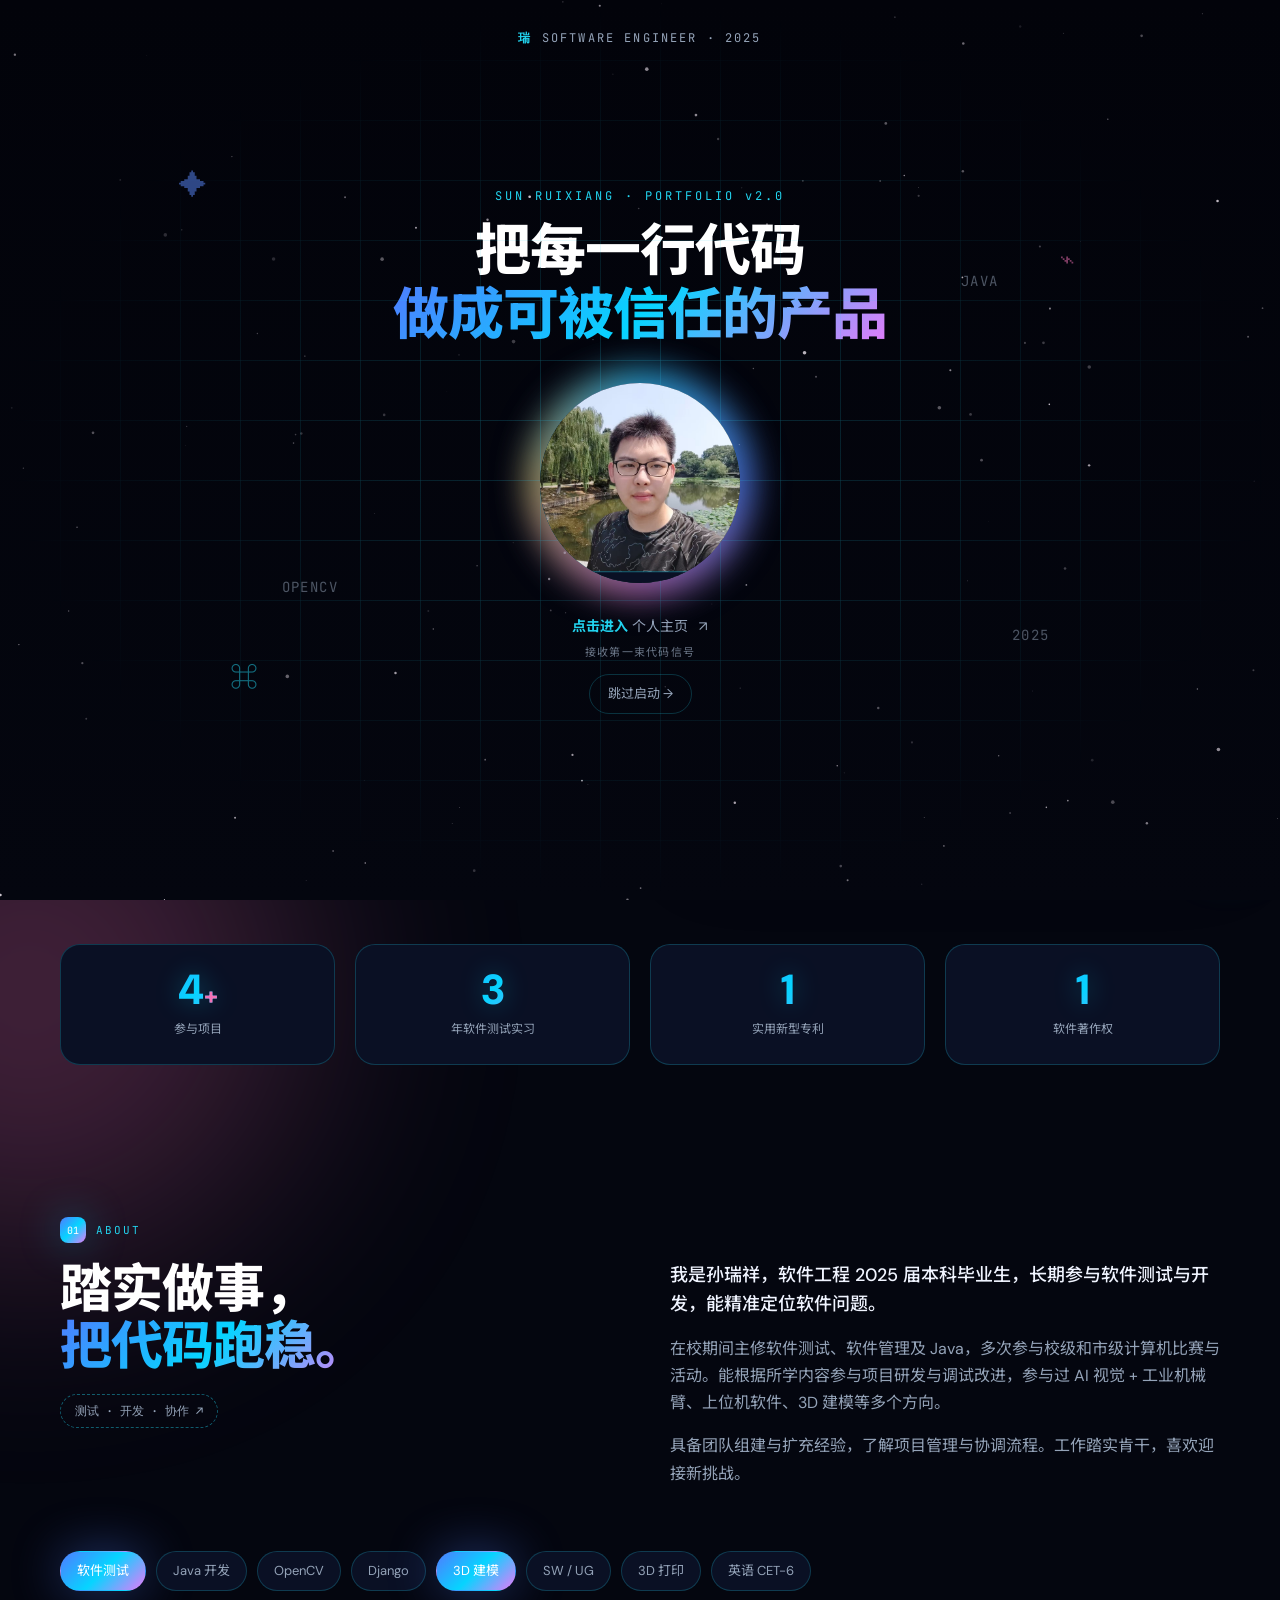
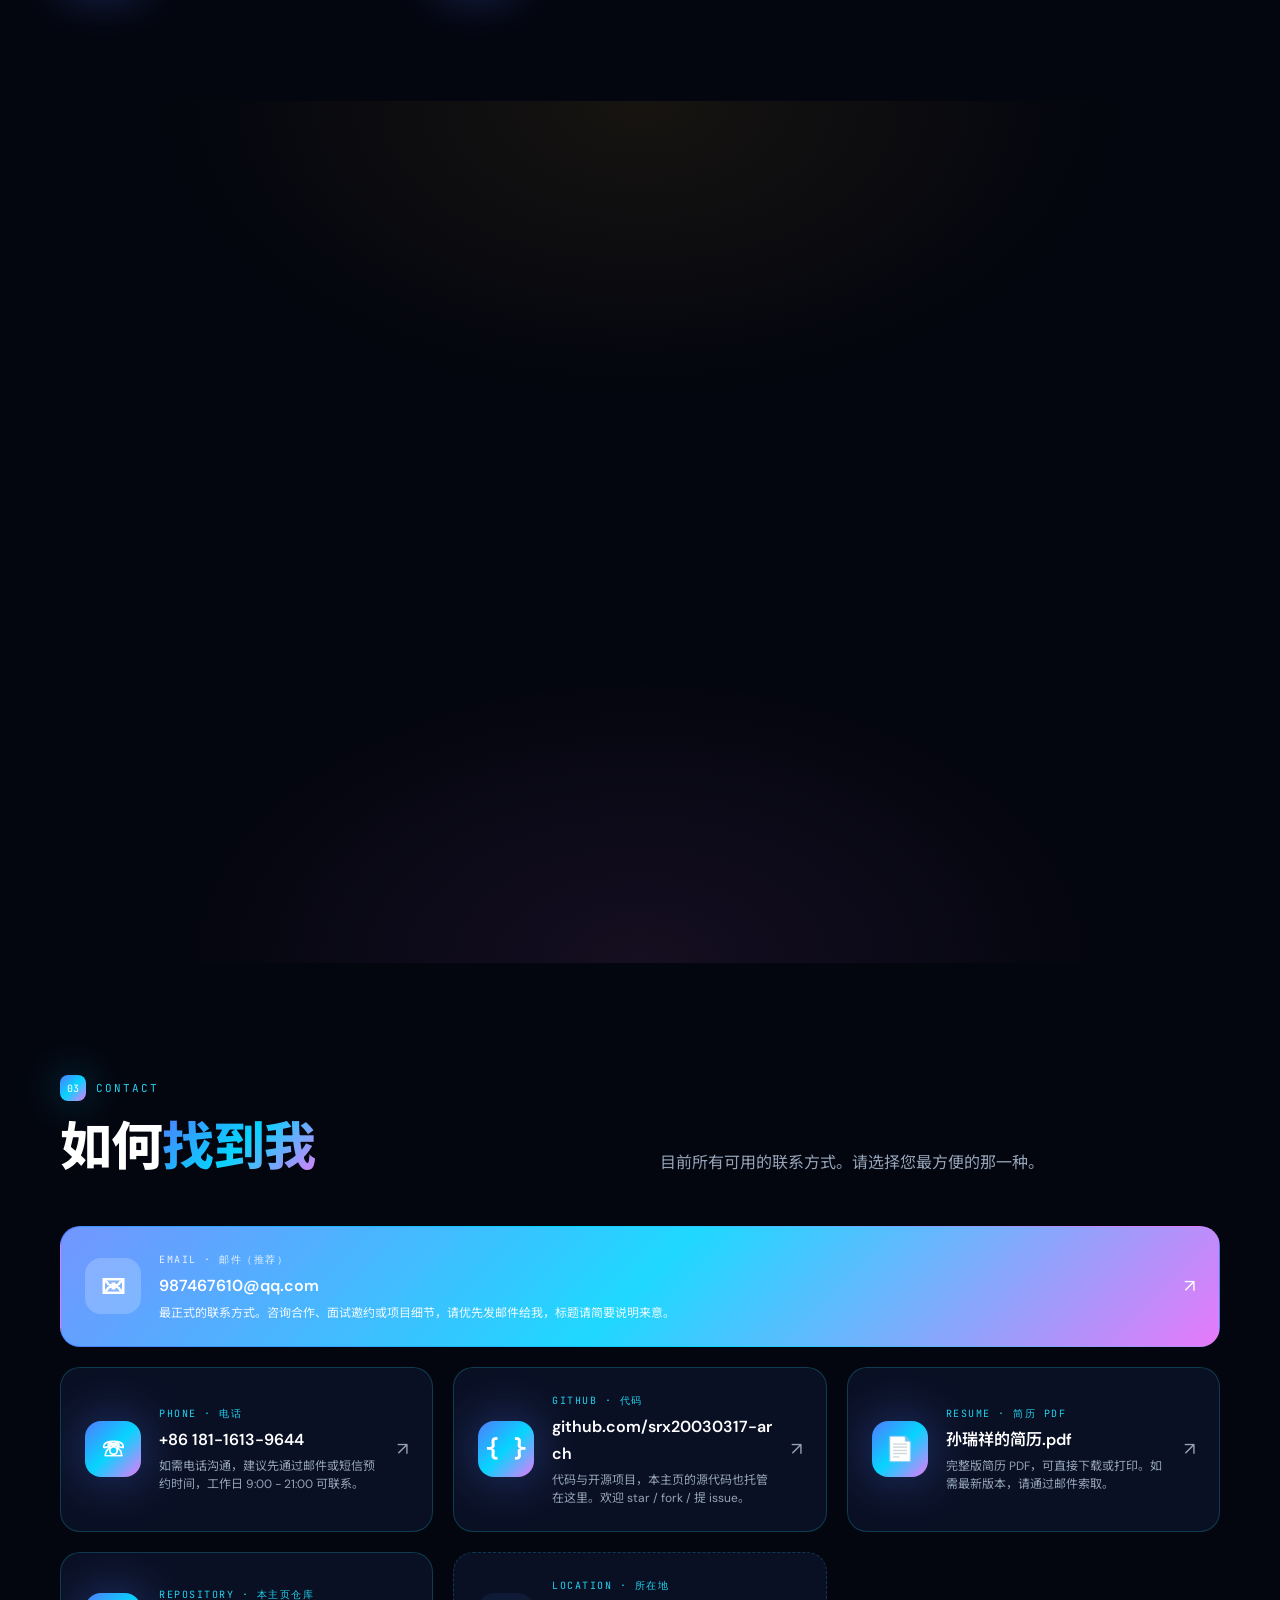
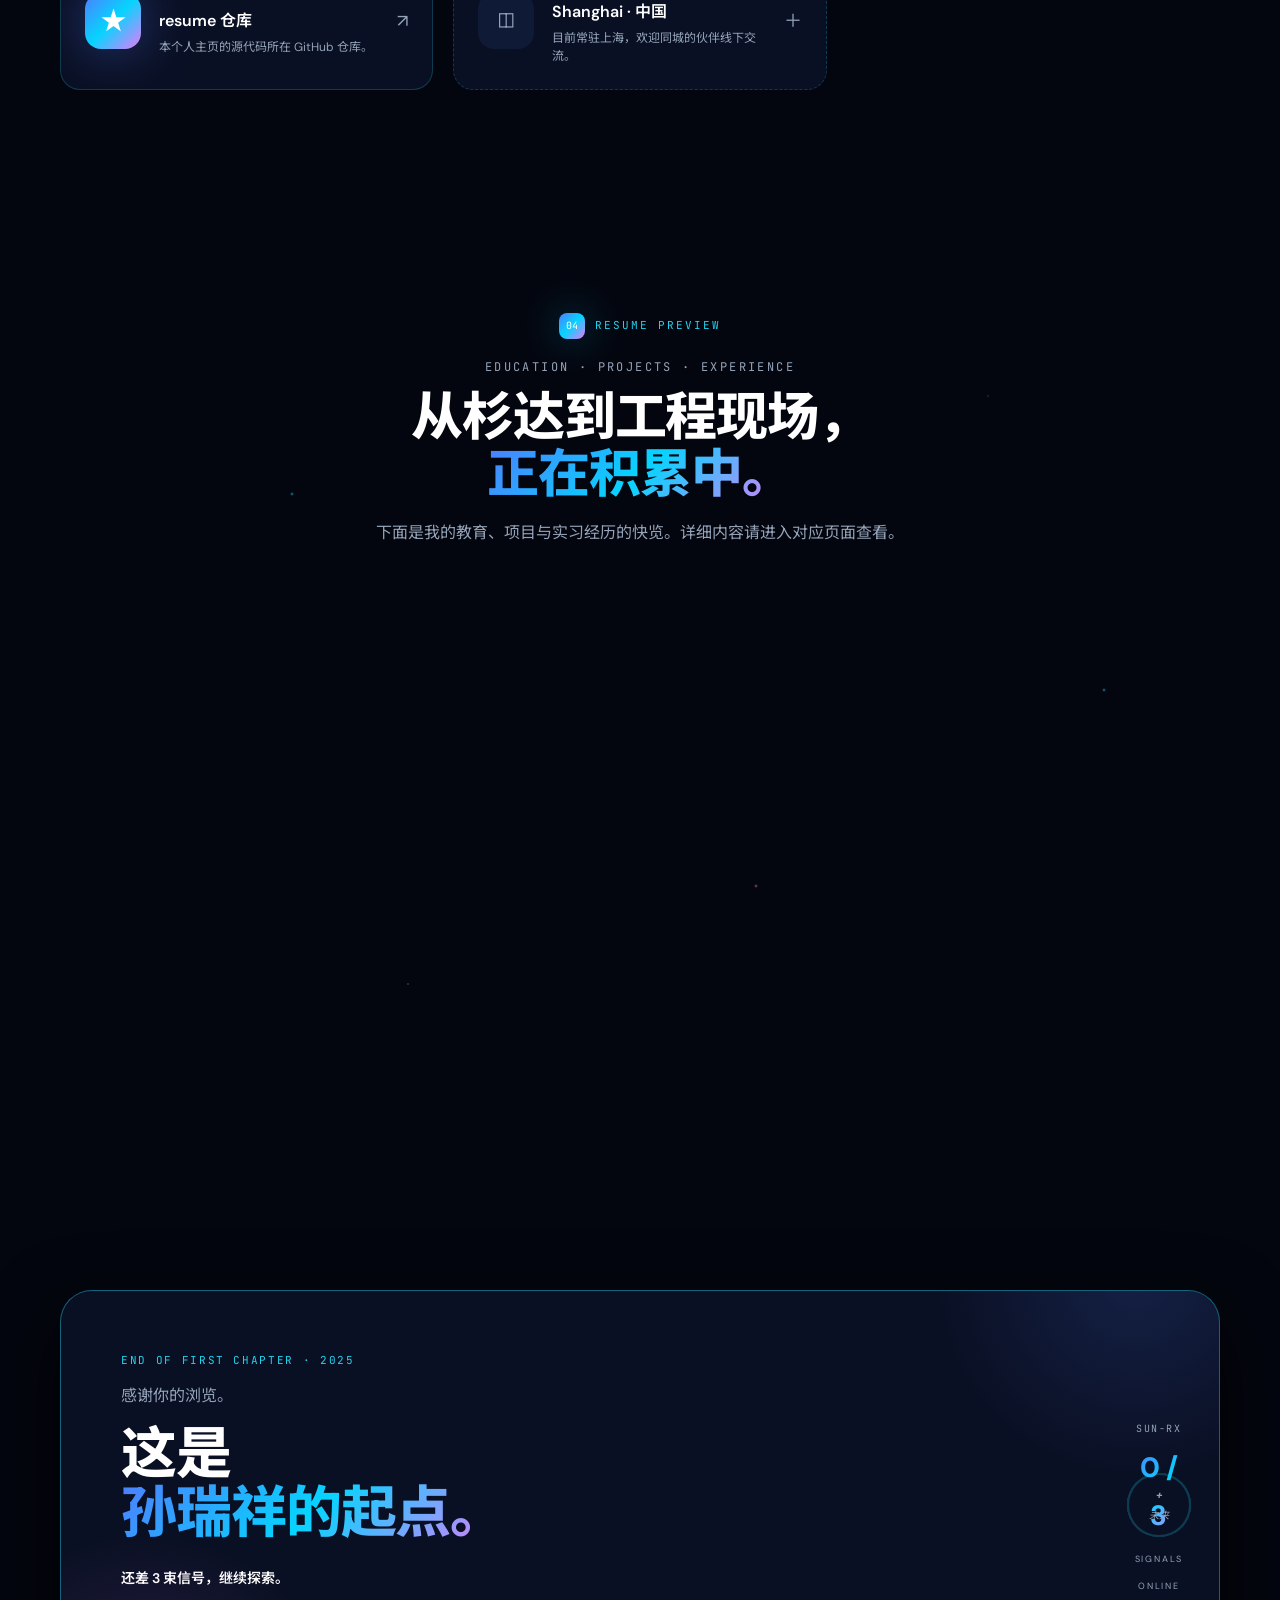
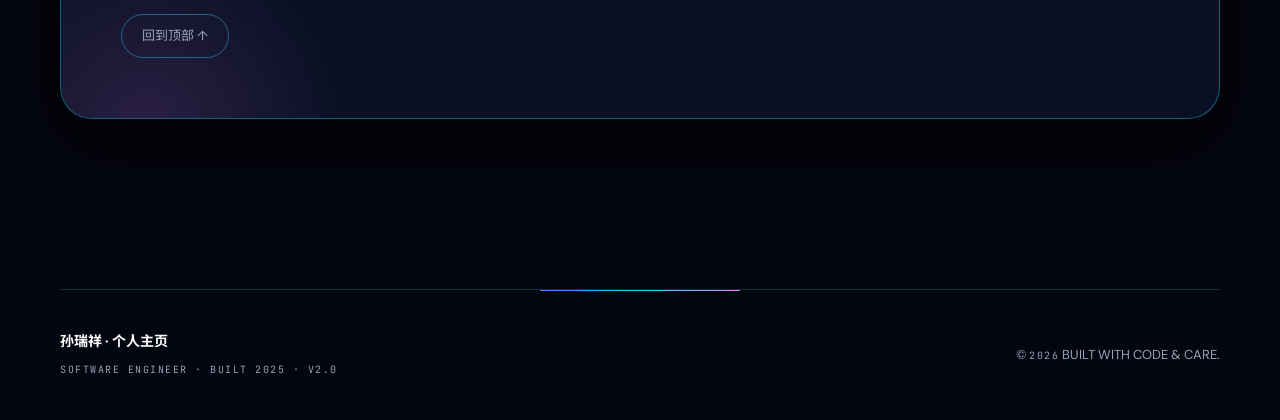
<file: index.html>
<!doctype html>
<html lang="zh-CN">
<head>
  <meta charset="UTF-8" />
  <meta name="viewport" content="width=device-width, initial-scale=1.0" />
  <meta name="description" content="孙瑞祥 · 软件工程 2025 届本科毕业生，主修软件测试与 Java 开发，拥有 AI 视觉与工业机械臂项目经验。" />
  <meta name="robots" content="noindex, nofollow, noarchive" />
  <title>孙瑞祥 · 软件工程 · 个人主页</title>
  <link rel="preconnect" href="https://fonts.googleapis.com" />
  <link rel="preconnect" href="https://fonts.gstatic.com" crossorigin />
  <link href="https://fonts.googleapis.com/css2?family=DM+Sans:wght@400;500;600;700;800&family=Noto+Sans+SC:wght@400;500;600;700;800&family=JetBrains+Mono:wght@400;500;600&display=swap" rel="stylesheet" />
  <link rel="stylesheet" href="styles.css" />
</head>
<body>
  <!-- ========== 全局动效层 ========== -->
  <div class="aurora-layer" aria-hidden="true"></div>
  <div class="bg-grid" aria-hidden="true"></div>
  <div class="particles" id="particles" aria-hidden="true"></div>
  <div class="cursor-glow" id="cursor-glow" aria-hidden="true"></div>
  <div class="scroll-progress" id="scroll-progress" aria-hidden="true"></div>

  <!-- ========== 星空背景 ========== -->
  <div class="cosmic-field" aria-hidden="true">
    <i></i><i></i><i></i><i></i><i></i><i></i>
  </div>

  <!-- ========== 启动门 ========== -->
  <section class="intro-gate" aria-labelledby="intro-title">
    <canvas id="cosmos-canvas" aria-hidden="true"></canvas>
    <div class="intro-bg-grid" aria-hidden="true"></div>
    <div class="intro-brand"><span>瑞</span> SOFTWARE ENGINEER · 2025</div>
    <p class="intro-eyebrow">SUN RUIXIANG · PORTFOLIO v2.0</p>
    <h1 id="intro-title">把每一行代码<br /><span>做成可被信任的产品</span></h1>

    <button class="character-button" type="button" aria-label="点击进入个人主页">
      <span class="character-halo"></span>
      <span class="intro-photo-sticker" aria-hidden="true">
        <img src="assets/photos/SRX.jpg" alt="" decoding="async" fetchpriority="high" />
        <span class="sticker-label">孙瑞祥 · DEVELOPER</span>
      </span>
    </button>
    <p class="intro-hint"><span>点击进入</span> 个人主页 <i>↗</i><small>接收第一束代码信号</small></p>
    <button class="intro-skip" type="button">跳过启动 →</button>
    <div class="intro-deco deco-one">✦</div>
    <div class="intro-deco deco-two">⌘</div>
    <div class="intro-deco deco-three">⌁</div>
    <div class="formula formula-one" aria-hidden="true">JAVA</div>
    <div class="formula formula-two" aria-hidden="true">2025</div>
    <div class="formula formula-three" aria-hidden="true">OPENCV</div>
  </section>

  <!-- ========== 迷你导航 ========== -->
  <aside class="mini-guide" aria-label="快速导航">
    <button class="mini-character" type="button" aria-expanded="false" aria-controls="mini-menu">
      <img src="assets/photos/SRX.jpg" alt="孙瑞祥" loading="lazy" decoding="async" /><i>+</i>
    </button>
    <nav id="mini-menu" class="mini-menu">
      <p>快速跳转</p>
      <a href="#top">🏠 首页</a>
      <a href="#identity">👋 关于我</a>
      <a href="#achievements">🏆 我的成就</a>
      <a href="#contact">📬 联系方式</a>
      <a href="about.html" data-page="about">📄 简历详情</a>
      <a href="projects.html" data-page="projects">🧪 项目经验</a>
      <a href="experience.html" data-page="experience">💼 实习经历</a>
    </nav>
  </aside>

  <!-- ========== 页内信号收集 ========== -->
  <aside class="signal-dock" aria-label="SRX 信号收集进度">
    <div class="signal-dock-head">
      <span></span>
      <div><b>SIGNALS</b><small>认识孙瑞祥的几束光</small></div>
      <strong id="signal-count">0/3</strong>
    </div>
    <div class="signal-nodes">
      <i data-signal-node="hello" title="问候">01</i>
      <i data-signal-node="contact" title="联系">02</i>
      <i data-signal-node="explore" title="探索">03</i>
    </div>
    <a href="#contact">前往联系方式 <span>↘</span></a>
  </aside>

  <div class="unlock-toast" role="status" aria-live="polite">
    <span>✦</span>
    <div><b>接收到一束新信号</b><p>继续探索孙瑞祥的个人主页。</p></div>
  </div>
  <div class="warp-flash" aria-hidden="true"></div>

  <!-- ========== 页面背景光晕 ========== -->
  <div class="page-glow glow-one"></div>
  <div class="page-glow glow-two"></div>

  <!-- ========== 顶部导航 ========== -->
  <header class="site-header">
    <a class="brand" href="#top" aria-label="返回首页">
      <span>瑞</span>
      <b>孙瑞祥 · 个人主页</b>
      <small>SOFTWARE ENGINEER · 2025</small>
    </a>
    <button class="menu-button" type="button" aria-expanded="false" aria-controls="site-nav">
      <i></i><i></i><span class="sr-only">打开导航</span>
    </button>
    <nav id="site-nav" class="site-nav" aria-label="主导航">
      <a href="#top">首页</a>
      <a href="#identity">关于我</a>
      <a href="#achievements">我的成就</a>
      <a href="#contact">联系方式</a>
      <span class="nav-divider" aria-hidden="true">·</span>
      <a href="about.html" data-page="about">简历详情</a>
      <a href="projects.html" data-page="projects">项目经验</a>
      <a href="experience.html" data-page="experience">实习经历</a>
      <button class="theme-button" type="button" aria-label="切换深色模式">
        <span class="sun">☀</span><span class="moon">☾</span>
      </button>
    </nav>
  </header>

  <!-- ========== 主内容区 ========== -->
  <main id="top">

    <!-- ============= 1. Hero 区 ============= -->
    <section class="hero shell" id="hero">
      <div class="hero-copy reveal">
        <div class="status"><span></span> STATUS · OPEN TO OPPORTUNITIES</div>
        <p class="hello">你好，我是</p>
        <h1>孙瑞祥<span class="spark">✦</span></h1>
        <p class="hero-mission">做靠谱的<br /><span>软件测试与开发。</span></p>
        <p class="hero-intro">上海杉达学院软件工程 2025 届本科，主修软件测试、软件管理及 Java 语言。多次参与校级和市级计算机比赛，拥有实用新型专利与软件著作权。</p>
        <div class="hero-actions">
          <a class="primary-button" href="#contact">查看联系方式 <span>↘</span></a>
          <a class="under-link" href="#achievements">看我的成就 →</a>
        </div>
      </div>

      <div class="identity-card reveal" data-delay="1" id="identity">
        <div class="id-top">
          <span>DEV ID · SUN-RUIXIANG</span>
          <span>AVAILABLE</span>
        </div>
        <div class="avatar">
          <img src="assets/photos/SRX.jpg" alt="孙瑞祥 个人头像" loading="lazy" decoding="async" />
        </div>
        <div class="id-name"><strong>孙瑞祥</strong><span>软件工程师 · 应届</span></div>
        <div class="id-meta">
          <span>23岁 · 男</span>
          <span>上海 · 175cm</span>
          <span>2025 届</span>
          <span>CET-6</span>
        </div>
        <div class="tape tape-one"></div>
        <div class="tape tape-two"></div>
      </div>

      <a class="first-signal reveal" href="#contact" data-signal="hello">
        <span class="signal-pulse"></span>
        <div>
          <small>FIRST SIGNAL / HELLO</small>
          <strong>你好，我是孙瑞祥。</strong>
          <p>杉达学院软件工程 2025 届，做过 AI 视觉与工业机械臂，也做过上位机软件。如果你在找靠谱的应届开发者或测试工程师，欢迎联系我。</p>
        </div>
        <i>接收 ↘</i>
      </a>

      <div class="hero-orbit" aria-hidden="true">
        <span></span>
        <i>TEST · BUILD · SHIP ·</i>
      </div>
    </section>

    <!-- ============= 2. 数据快览 ============= -->
    <section class="quick-stats shell reveal" aria-label="快速数据">
      <article><strong data-count="4" data-suffix="+">0<small>+</small></strong><span>参与项目</span></article>
      <article><strong data-count="3">0</strong><span>年软件测试实习</span></article>
      <article><strong data-count="1">0</strong><span>实用新型专利</span></article>
      <article><strong data-count="1">0</strong><span>软件著作权</span></article>
    </section>

    <!-- ============= 3. 关于我（简介） ============= -->
    <section class="about shell section-pad">
      <div class="section-kicker reveal"><span>01</span> ABOUT</div>
      <div class="about-grid">
        <div class="about-title reveal">
          <h2>踏实做事，<br /><span>把代码跑稳。</span></h2>
          <div class="doodle">测试 · 开发 · 协作 ↗</div>
        </div>
        <div class="about-copy reveal" data-delay="1">
          <p class="lead">我是孙瑞祥，软件工程 2025 届本科毕业生，长期参与软件测试与开发，能精准定位软件问题。</p>
          <p>在校期间主修软件测试、软件管理及 Java，多次参与校级和市级计算机比赛与活动。能根据所学内容参与项目研发与调试改进，参与过 AI 视觉 + 工业机械臂、上位机软件、3D 建模等多个方向。</p>
          <p>具备团队组建与扩充经验，了解项目管理与协调流程。工作踏实肯干，喜欢迎接新挑战。</p>
        </div>
      </div>
      <div class="role-cloud reveal">
        <span class="hot">软件测试</span>
        <span>Java 开发</span>
        <span>OpenCV</span>
        <span>Django</span>
        <span class="hot">3D 建模</span>
        <span>SW / UG</span>
        <span>3D 打印</span>
        <span>英语 CET-6</span>
      </div>
    </section>

    <!-- ============= 4. 我的成就 ============= -->
    <section class="achievements shell section-pad" id="achievements">
      <div class="achievements-head reveal">
        <div class="section-kicker"><span>02</span> ACHIEVEMENTS</div>
        <p class="future-eyebrow">PATENTS · SOFTWARE COPYRIGHT · AWARDS</p>
        <h2>一路走来的<br /><span>几枚勋章</span> ✦</h2>
        <p class="achievements-lead">从双创立项到市级比赛，下面这些是大学期间拿到的关键成果与奖项。点击进入对应页面查看完整细节。</p>
      </div>

      <div class="achievements-grid">
        <!-- 1. 实用新型专利 -->
        <article class="achievement-card reveal" data-tier="1" data-aos-delay="0">
          <div class="achievement-medal">🏅</div>
          <span class="achievement-tier">TIER · GOLD</span>
          <h3>实用新型专利</h3>
          <span class="achievement-org">2023 双创市级立项</span>
          <p>基于机械臂 + 视觉抓取方案的实用新型专利，已完成申报与受理。</p>
          <div class="achievement-meta">
            <span>类型 <b>实用新型</b></span>
            <span>年份 <b>2023</b></span>
          </div>
        </article>

        <!-- 2. 软件著作权 -->
        <article class="achievement-card reveal" data-delay="1" data-tier="2">
          <div class="achievement-medal">📜</div>
          <span class="achievement-tier">TIER · NATIONAL</span>
          <h3>软件著作权</h3>
          <span class="achievement-org">2024 双创国家级立项</span>
          <p>基于 OpenCV / Django 架构的视觉识别系统，已完成软件著作权登记。</p>
          <div class="achievement-meta">
            <span>级别 <b>国家级</b></span>
            <span>年份 <b>2024</b></span>
          </div>
        </article>

        <!-- 3. 上海市计算机应用能力大赛 -->
        <article class="achievement-card reveal" data-delay="2" data-tier="1">
          <div class="achievement-medal">🥉</div>
          <span class="achievement-tier">TIER · GOLD</span>
          <h3>上海市计算机应用能力大赛</h3>
          <span class="achievement-org">上海市级 · 三等奖</span>
          <p>参与计算机应用能力方向市级赛，获得上海市三等奖。</p>
          <div class="achievement-meta">
            <span>奖项 <b>三等奖</b></span>
            <span>范围 <b>市级</b></span>
          </div>
        </article>

        <!-- 4. 浦东新势力大赛 -->
        <article class="achievement-card reveal" data-delay="3" data-tier="3">
          <div class="achievement-medal">🥈</div>
          <span class="achievement-tier">TIER · INNOVATION</span>
          <h3>浦东新势力大赛</h3>
          <span class="achievement-org">浦东新区 · 二等奖</span>
          <p>参与浦东新势力创新赛，凭借作品与答辩获得浦东新区二等奖。</p>
          <div class="achievement-meta">
            <span>奖项 <b>二等奖</b></span>
            <span>范围 <b>区级</b></span>
          </div>
        </article>
      </div>
    </section>

    <!-- ============= 5. 联系方式（核心） ============= -->
    <section id="contact" class="contact section-pad">
      <div class="shell">
        <div class="section-head reveal">
          <div>
            <div class="section-kicker"><span>03</span> CONTACT</div>
            <h2>如何<span>找到我</span></h2>
          </div>
          <p>目前所有可用的联系方式。请选择您最方便的那一种。</p>
        </div>

        <div class="contact-grid">
          <!-- 邮箱（主） -->
          <a class="contact-card contact-main reveal" href="mailto:987467610@qq.com" data-signal="contact">
            <div class="contact-icon">✉</div>
            <div class="contact-body">
              <small>EMAIL · 邮件（推荐）</small>
              <h3>987467610@qq.com</h3>
              <p>最正式的联系方式。咨询合作、面试邀约或项目细节，请优先发邮件给我，标题请简要说明来意。</p>
            </div>
            <i class="contact-arrow">↗</i>
          </a>

          <!-- 电话 -->
          <a class="contact-card reveal" data-delay="1" href="tel:+8618116139644">
            <div class="contact-icon">☏</div>
            <div class="contact-body">
              <small>PHONE · 电话</small>
              <h3>+86 181-1613-9644</h3>
              <p>如需电话沟通，建议先通过邮件或短信预约时间，工作日 9:00 - 21:00 可联系。</p>
            </div>
            <i class="contact-arrow">↗</i>
          </a>

          <!-- GitHub -->
          <a class="contact-card reveal" data-delay="2" href="https://github.com/srx20030317-arch" target="_blank" rel="noopener">
            <div class="contact-icon">{ }</div>
            <div class="contact-body">
              <small>GITHUB · 代码</small>
              <h3>github.com/srx20030317-arch</h3>
              <p>代码与开源项目，本主页的源代码也托管在这里。欢迎 star / fork / 提 issue。</p>
            </div>
            <i class="contact-arrow">↗</i>
          </a>

          <!-- 简历 PDF -->
          <a class="contact-card reveal" data-delay="1" href="assets/Sun-Ruixiang-Resume.pdf" target="_blank" rel="noopener">
            <div class="contact-icon">📄</div>
            <div class="contact-body">
              <small>RESUME · 简历 PDF</small>
              <h3>孙瑞祥的简历.pdf</h3>
              <p>完整版简历 PDF，可直接下载或打印。如需最新版本，请通过邮件索取。</p>
            </div>
            <i class="contact-arrow">↗</i>
          </a>

          <!-- 个人仓库 -->
          <a class="contact-card reveal" data-delay="2" href="https://github.com/srx20030317-arch/resume" target="_blank" rel="noopener">
            <div class="contact-icon">★</div>
            <div class="contact-body">
              <small>REPOSITORY · 本主页仓库</small>
              <h3>resume 仓库</h3>
              <p>本个人主页的源代码所在 GitHub 仓库。</p>
            </div>
            <i class="contact-arrow">↗</i>
          </a>

          <!-- 所在地 -->
          <div class="contact-card contact-placeholder reveal">
            <div class="contact-icon">◫</div>
            <div class="contact-body">
              <small>LOCATION · 所在地</small>
              <h3>Shanghai · 中国</h3>
              <p>目前常驻上海，欢迎同城的伙伴线下交流。</p>
            </div>
            <i class="contact-arrow">＋</i>
          </div>
        </div>
      </div>
    </section>

    <!-- ============= 6. 履历快览 ============= -->
    <section class="future shell section-pad" id="future-sections">
      <div class="future-stars" aria-hidden="true"></div>
      <div class="future-head reveal">
        <div class="section-kicker"><span>04</span> RESUME PREVIEW</div>
        <p class="future-eyebrow">EDUCATION · PROJECTS · EXPERIENCE</p>
        <h2>从杉达到工程现场，<br /><span>正在积累中。</span></h2>
        <p class="future-lead">下面是我的教育、项目与实习经历的快览。详细内容请进入对应页面查看。</p>
      </div>

      <div class="upcoming-grid reveal">
        <a class="upcoming-card" href="about.html">
          <span class="upcoming-no">A</span>
          <div class="upcoming-icon">🎓</div>
          <h3>教育背景</h3>
          <p>上海杉达学院 · 软件工程（本科） · 2021-2025。主修软件测试、软件管理及 Java 语言。</p>
          <i class="upcoming-arrow">↗</i>
        </a>

        <a class="upcoming-card" href="projects.html">
          <span class="upcoming-no">B</span>
          <div class="upcoming-icon">🧪</div>
          <h3>项目经验</h3>
          <p>AI 视觉 + 工业机械臂、上海市计算机应用能力大赛三等奖、浦东新势力大赛二等奖、3D 建模与打印等。</p>
          <i class="upcoming-arrow">↗</i>
        </a>

        <a class="upcoming-card" href="experience.html">
          <span class="upcoming-no">C</span>
          <div class="upcoming-icon">💼</div>
          <h3>实习经历</h3>
          <p>上海博特盈信息科技有限公司 · 软件测试员 · 2021.05 - 2024.07，长期参与软件测试。</p>
          <i class="upcoming-arrow">↗</i>
        </a>

        <a class="upcoming-card" href="about.html">
          <span class="upcoming-no">D</span>
          <div class="upcoming-icon">🏆</div>
          <h3>知识产权</h3>
          <p>2023 年双创市级立项获实用新型专利；2024 年双创国家级立项，基于 OpenCV / Django 架构软著。</p>
          <i class="upcoming-arrow">↗</i>
        </a>

        <a class="upcoming-card" href="about.html">
          <span class="upcoming-no">E</span>
          <div class="upcoming-icon">🌐</div>
          <h3>语言与技能</h3>
          <p>大学英语六级（CET-6），能熟练读写交流；熟悉 Windows 办公自动化软件与多种开发工具。</p>
          <i class="upcoming-arrow">↗</i>
        </a>

        <a class="upcoming-card" href="about.html">
          <span class="upcoming-no">F</span>
          <div class="upcoming-icon">💭</div>
          <h3>自我评价</h3>
          <p>工作积极认真、勤奋好学、动手能力强、坚毅不拔。喜欢迎接新挑战，有较强的社会责任感。</p>
          <i class="upcoming-arrow">↗</i>
        </a>
      </div>
    </section>

    <!-- ============= 7. 结尾 / 收束 ============= -->
    <section class="closing shell section-pad reveal">
      <div class="hx-final">
        <div class="hx-final-copy">
          <small>END OF FIRST CHAPTER · 2025</small>
          <p>感谢你的浏览。</p>
          <h2>这是<br /><em>孙瑞祥的起点。</em></h2>
          <strong id="final-signal-message">继续探索，收集剩余信号。</strong>
          <a href="#top">回到顶部 ↑</a>
        </div>
        <div class="hx-constellation" aria-label="SRX 的几束信号">
          <svg viewBox="0 0 100 100" aria-hidden="true">
            <polyline points="20,55 50,20 80,55 50,85 20,55" />
          </svg>
          <i style="--x:20%;--y:55%" data-final-signal="hello"><b>01</b><span>问候</span></i>
          <i style="--x:50%;--y:20%" data-final-signal="contact"><b>02</b><span>联系</span></i>
          <i style="--x:80%;--y:55%" data-final-signal="explore"><b>03</b><span>探索</span></i>
          <i style="--x:50%;--y:85%" data-final-signal="future"><b>+</b><span>未来</span></i>
          <div>
            <small>SUN-RX</small>
            <strong id="final-signal-count">0 / 3</strong>
            <span>SIGNALS ONLINE</span>
          </div>
        </div>
      </div>
    </section>
  </main>

  <!-- ========== 页脚 ========== -->
  <footer class="site-footer shell">
    <div>
      <strong>孙瑞祥 · 个人主页</strong>
      <span>SOFTWARE ENGINEER · BUILT 2025 · V2.0</span>
    </div>
    <p>© <span id="year"></span> BUILT WITH CODE &amp; CARE.</p>
  </footer>

  <script src="script.js"></script>
</body>
</html>
</file>
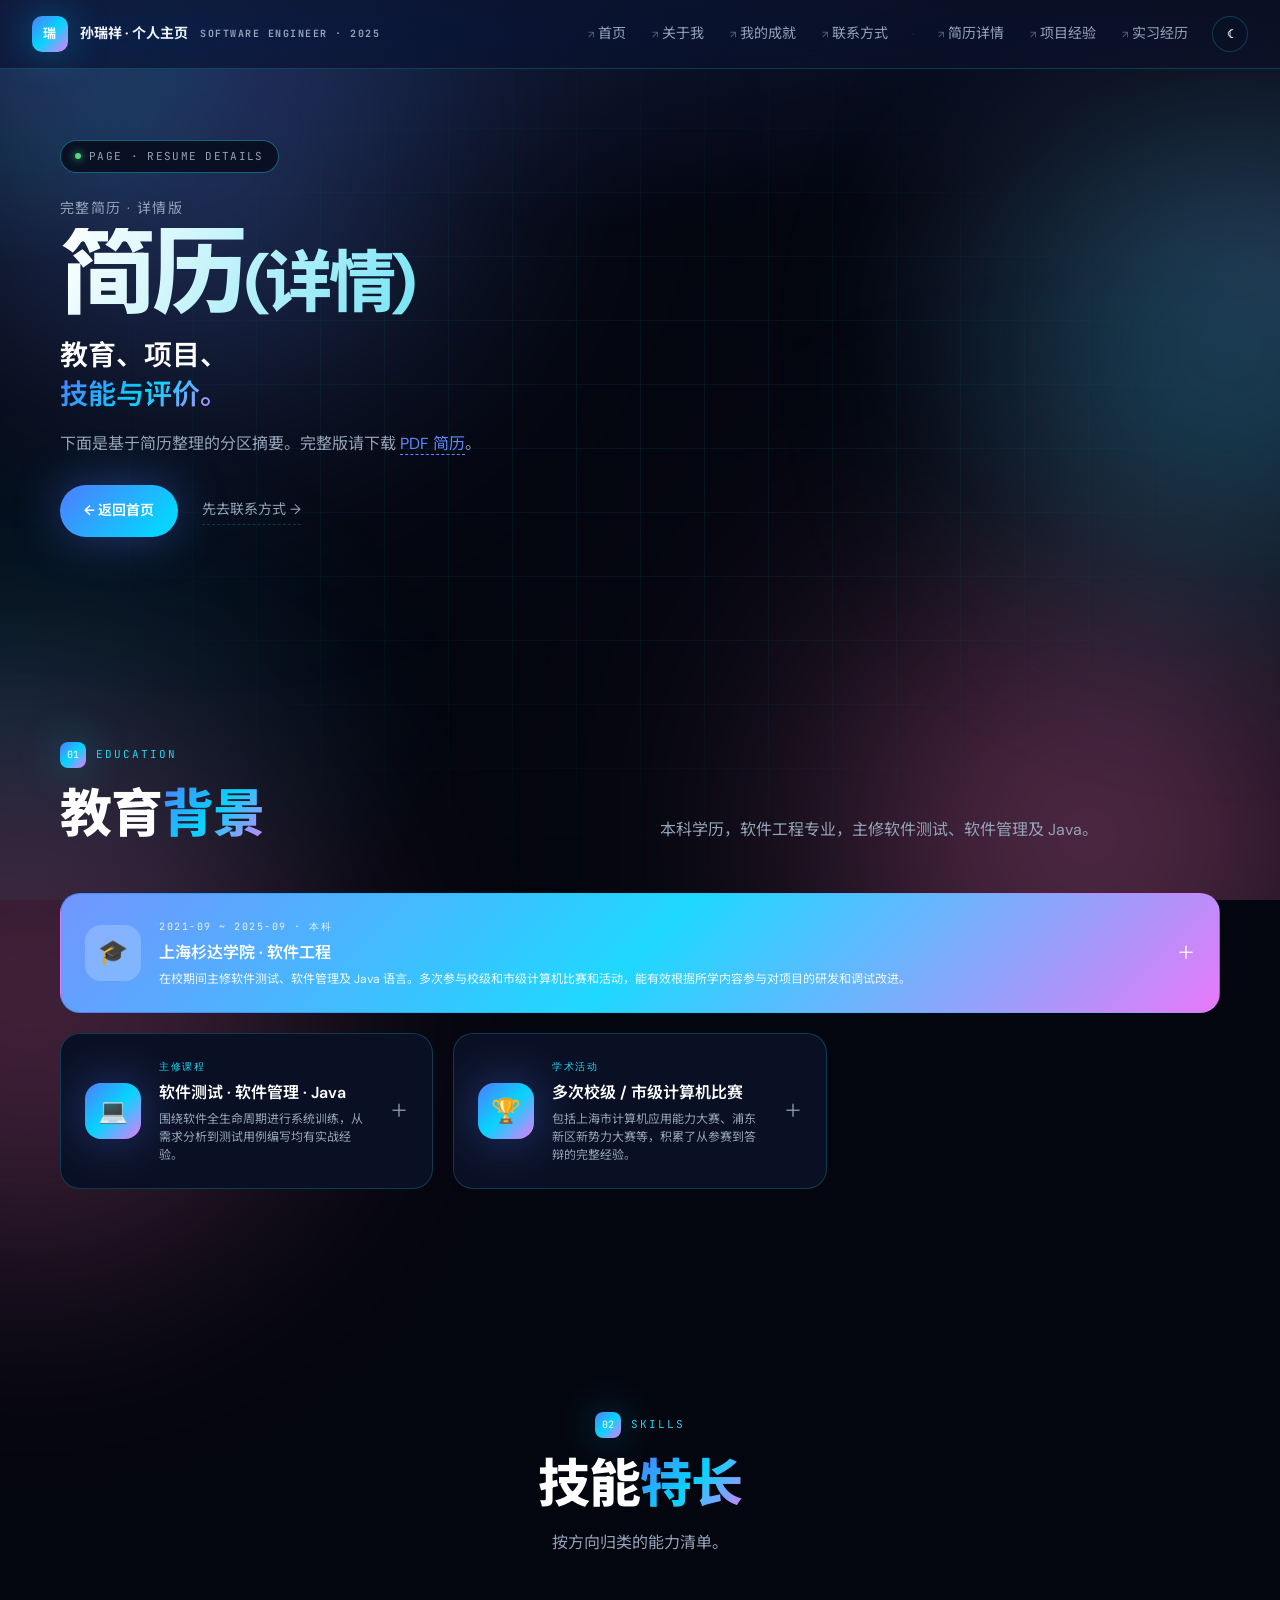
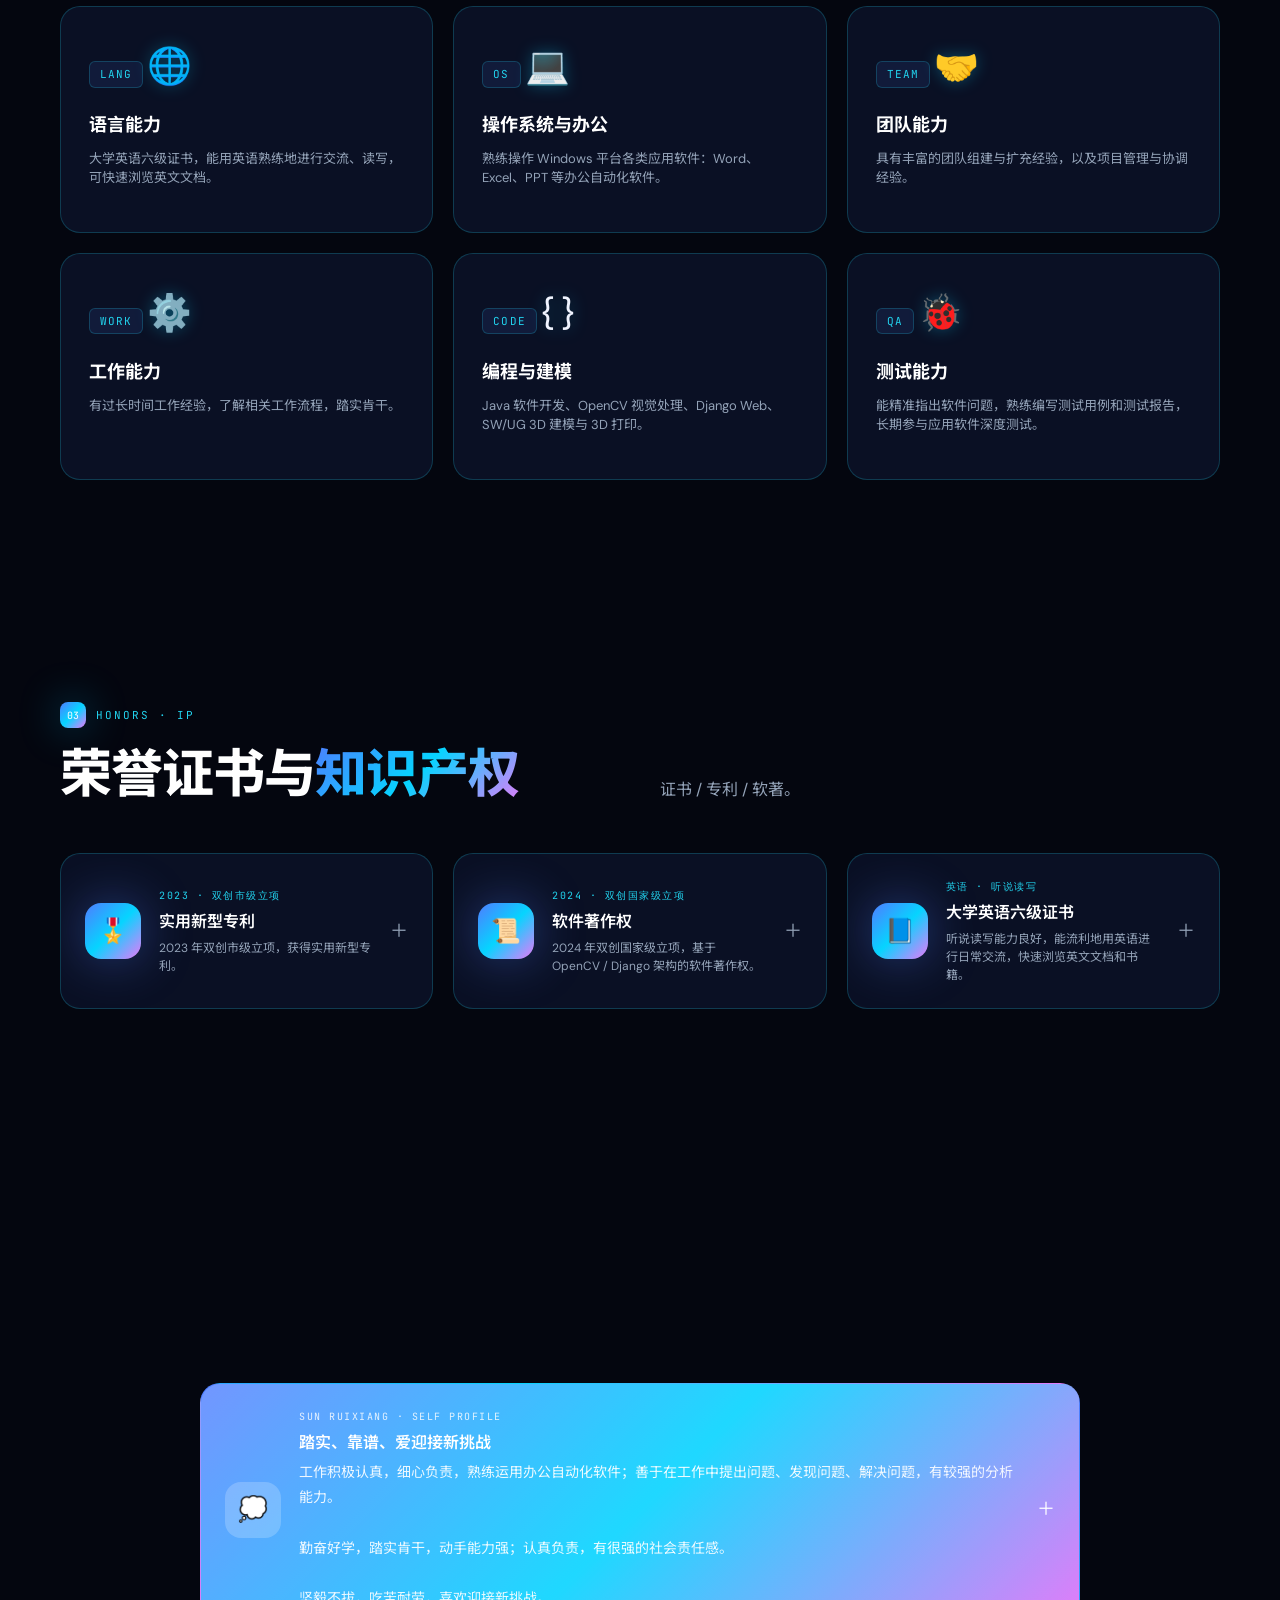
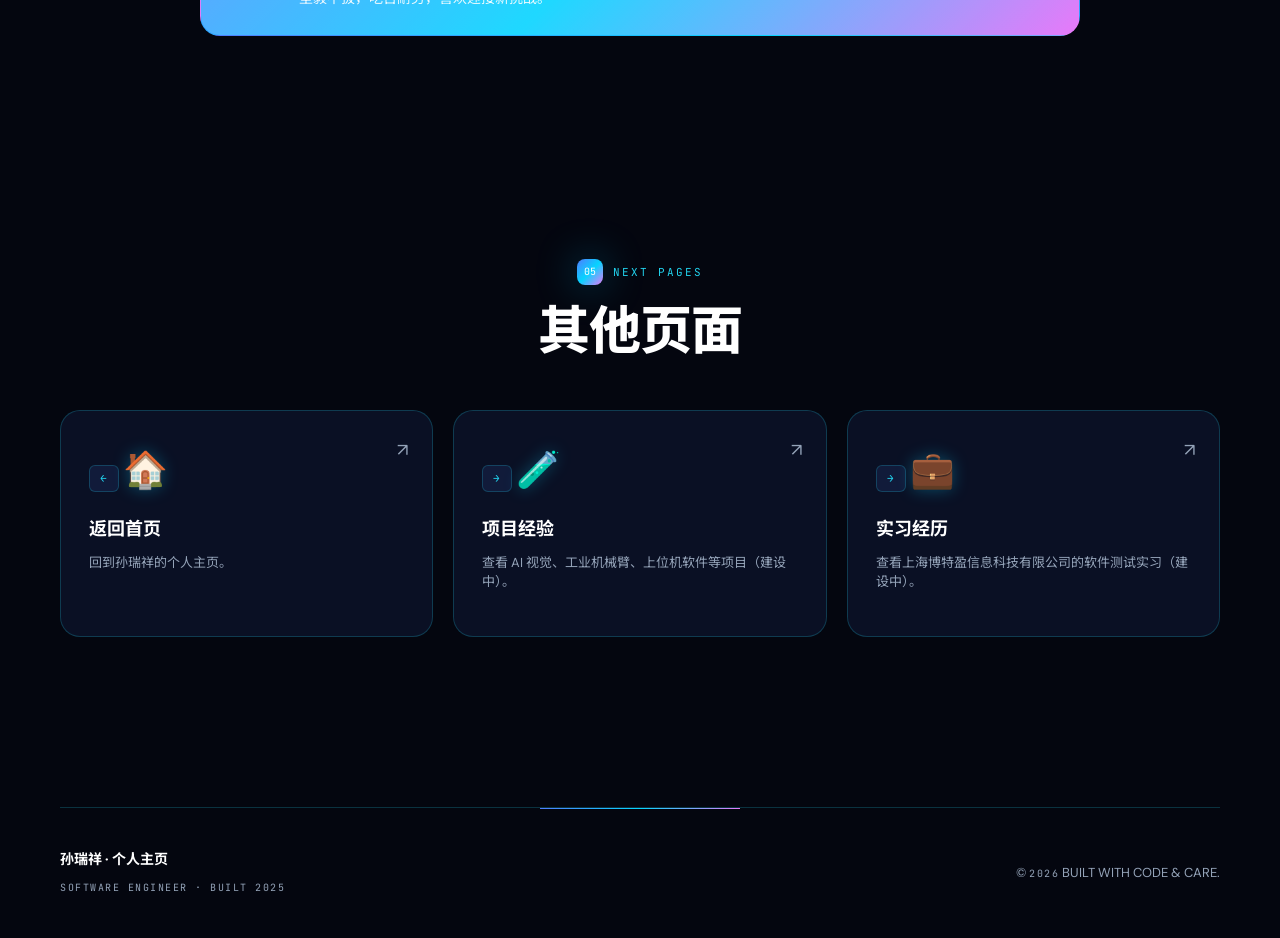
<file: about.html>
<!doctype html>
<html lang="zh-CN">
<head>
  <meta charset="UTF-8" />
  <meta name="viewport" content="width=device-width, initial-scale=1.0" />
  <meta name="description" content="孙瑞祥 · 完整简历 — 教育背景 / 项目经验 / 实习经历 / 荣誉证书 / 自我评价。" />
  <title>孙瑞祥 · 简历详情</title>
  <link rel="preconnect" href="https://fonts.googleapis.com" />
  <link rel="preconnect" href="https://fonts.gstatic.com" crossorigin />
  <link href="https://fonts.googleapis.com/css2?family=DM+Sans:wght@400;500;600;700;800&family=Noto+Sans+SC:wght@400;500;600;700;800&family=JetBrains+Mono:wght@400;500;600&display=swap" rel="stylesheet" />
  <link rel="stylesheet" href="styles.css" />
</head>
<body>
  <!-- ========== 全局动效层 ========== -->
  <div class="aurora-layer" aria-hidden="true"></div>
  <div class="bg-grid" aria-hidden="true"></div>
  <div class="particles" id="particles" aria-hidden="true"></div>
  <div class="cursor-glow" id="cursor-glow" aria-hidden="true"></div>
  <div class="scroll-progress" id="scroll-progress" aria-hidden="true"></div>

  <div class="page-glow glow-one"></div>
  <div class="page-glow glow-two"></div>

  <header class="site-header">
    <a class="brand" href="index.html" aria-label="返回首页">
      <span>瑞</span>
      <b>孙瑞祥 · 个人主页</b>
      <small>SOFTWARE ENGINEER · 2025</small>
    </a>
    <button class="menu-button" type="button" aria-expanded="false" aria-controls="site-nav">
      <i></i><i></i><span class="sr-only">打开导航</span>
    </button>
    <nav id="site-nav" class="site-nav" aria-label="主导航">
      <a href="index.html#top">首页</a>
      <a href="index.html#identity">关于我</a>
      <a href="index.html#achievements">我的成就</a>
      <a href="index.html#contact">联系方式</a>
      <span class="nav-divider" aria-hidden="true">·</span>
      <a href="about.html" data-page="about" aria-current="page">简历详情</a>
      <a href="projects.html" data-page="projects">项目经验</a>
      <a href="experience.html" data-page="experience">实习经历</a>
      <button class="theme-button" type="button" aria-label="切换深色模式">
        <span class="sun">☀</span><span class="moon">☾</span>
      </button>
    </nav>
  </header>

  <main id="top">
    <section class="hero shell" style="min-height: auto; padding-top: 140px; padding-bottom: 60px;">
      <div class="hero-copy reveal">
        <div class="status"><span></span> PAGE · RESUME DETAILS</div>
        <p class="hello">完整简历 · 详情版</p>
        <h1 style="font-size: clamp(48px, 9vw, 96px);">简历<span style="font-size:0.7em;">(详情)</span></h1>
        <p class="hero-mission">教育、项目、<br /><span>技能与评价。</span></p>
        <p class="hero-intro">下面是基于简历整理的分区摘要。完整版请下载 <a href="assets/Sun-Ruixiang-Resume.pdf" style="color:var(--blue); border-bottom:1px dashed var(--blue);">PDF 简历</a>。</p>
        <div class="hero-actions">
          <a class="primary-button" href="index.html">← 返回首页</a>
          <a class="under-link" href="index.html#contact">先去联系方式 →</a>
        </div>
      </div>
    </section>

    <!-- 教育背景 -->
    <section class="contact section-pad">
      <div class="shell">
        <div class="section-head reveal">
          <div>
            <div class="section-kicker"><span>01</span> EDUCATION</div>
            <h2>教育<span>背景</span></h2>
          </div>
          <p>本科学历，软件工程专业，主修软件测试、软件管理及 Java。</p>
        </div>

        <div class="contact-grid">
          <div class="contact-card contact-main reveal">
            <div class="contact-icon">🎓</div>
            <div class="contact-body">
              <small>2021-09 ~ 2025-09 · 本科</small>
              <h3>上海杉达学院 · 软件工程</h3>
              <p>在校期间主修软件测试、软件管理及 Java 语言。多次参与校级和市级计算机比赛和活动，能有效根据所学内容参与对项目的研发和调试改进。</p>
            </div>
            <i class="contact-arrow">＋</i>
          </div>

          <div class="contact-card reveal" data-delay="1">
            <div class="contact-icon">💻</div>
            <div class="contact-body">
              <small>主修课程</small>
              <h3>软件测试 · 软件管理 · Java</h3>
              <p>围绕软件全生命周期进行系统训练，从需求分析到测试用例编写均有实战经验。</p>
            </div>
            <i class="contact-arrow">＋</i>
          </div>

          <div class="contact-card reveal" data-delay="2">
            <div class="contact-icon">🏆</div>
            <div class="contact-body">
              <small>学术活动</small>
              <h3>多次校级 / 市级计算机比赛</h3>
              <p>包括上海市计算机应用能力大赛、浦东新区新势力大赛等，积累了从参赛到答辩的完整经验。</p>
            </div>
            <i class="contact-arrow">＋</i>
          </div>
        </div>
      </div>
    </section>

    <!-- 技能特长 -->
    <section class="future shell section-pad">
      <div class="future-head reveal">
        <div class="section-kicker"><span>02</span> SKILLS</div>
        <h2>技能<span>特长</span></h2>
        <p class="future-lead">按方向归类的能力清单。</p>
      </div>
      <div class="upcoming-grid reveal">
        <div class="upcoming-card">
          <span class="upcoming-no">LANG</span>
          <div class="upcoming-icon">🌐</div>
          <h3>语言能力</h3>
          <p>大学英语六级证书，能用英语熟练地进行交流、读写，可快速浏览英文文档。</p>
        </div>
        <div class="upcoming-card">
          <span class="upcoming-no">OS</span>
          <div class="upcoming-icon">💻</div>
          <h3>操作系统与办公</h3>
          <p>熟练操作 Windows 平台各类应用软件：Word、Excel、PPT 等办公自动化软件。</p>
        </div>
        <div class="upcoming-card">
          <span class="upcoming-no">TEAM</span>
          <div class="upcoming-icon">🤝</div>
          <h3>团队能力</h3>
          <p>具有丰富的团队组建与扩充经验，以及项目管理与协调经验。</p>
        </div>
        <div class="upcoming-card">
          <span class="upcoming-no">WORK</span>
          <div class="upcoming-icon">⚙️</div>
          <h3>工作能力</h3>
          <p>有过长时间工作经验，了解相关工作流程，踏实肯干。</p>
        </div>
        <div class="upcoming-card">
          <span class="upcoming-no">CODE</span>
          <div class="upcoming-icon">{ }</div>
          <h3>编程与建模</h3>
          <p>Java 软件开发、OpenCV 视觉处理、Django Web、SW/UG 3D 建模与 3D 打印。</p>
        </div>
        <div class="upcoming-card">
          <span class="upcoming-no">QA</span>
          <div class="upcoming-icon">🐞</div>
          <h3>测试能力</h3>
          <p>能精准指出软件问题，熟练编写测试用例和测试报告，长期参与应用软件深度测试。</p>
        </div>
      </div>
    </section>

    <!-- 荣誉 / 知识产权 -->
    <section class="contact section-pad">
      <div class="shell">
        <div class="section-head reveal">
          <div>
            <div class="section-kicker"><span>03</span> HONORS · IP</div>
            <h2>荣誉证书与<span>知识产权</span></h2>
          </div>
          <p>证书 / 专利 / 软著。</p>
        </div>

        <div class="contact-grid">
          <div class="contact-card reveal">
            <div class="contact-icon">🎖️</div>
            <div class="contact-body">
              <small>2023 · 双创市级立项</small>
              <h3>实用新型专利</h3>
              <p>2023 年双创市级立项，获得实用新型专利。</p>
            </div>
            <i class="contact-arrow">＋</i>
          </div>

          <div class="contact-card reveal" data-delay="1">
            <div class="contact-icon">📜</div>
            <div class="contact-body">
              <small>2024 · 双创国家级立项</small>
              <h3>软件著作权</h3>
              <p>2024 年双创国家级立项，基于 OpenCV / Django 架构的软件著作权。</p>
            </div>
            <i class="contact-arrow">＋</i>
          </div>

          <div class="contact-card reveal" data-delay="2">
            <div class="contact-icon">📘</div>
            <div class="contact-body">
              <small>英语 · 听说读写</small>
              <h3>大学英语六级证书</h3>
              <p>听说读写能力良好，能流利地用英语进行日常交流，快速浏览英文文档和书籍。</p>
            </div>
            <i class="contact-arrow">＋</i>
          </div>
        </div>
      </div>
    </section>

    <!-- 自我评价 -->
    <section class="future shell section-pad">
      <div class="future-head reveal">
        <div class="section-kicker"><span>04</span> SELF EVALUATION</div>
        <h2>自我<span>评价</span></h2>
      </div>
      <div class="contact-grid reveal" style="max-width: 880px; margin: 0 auto; grid-template-columns: 1fr;">
        <div class="contact-card contact-main" style="grid-column: span 1;">
          <div class="contact-icon">💭</div>
          <div class="contact-body">
            <small>SUN RUIXIANG · SELF PROFILE</small>
            <h3>踏实、靠谱、爱迎接新挑战</h3>
            <p style="font-size:14px; line-height:1.8;">
              工作积极认真，细心负责，熟练运用办公自动化软件；善于在工作中提出问题、发现问题、解决问题，有较强的分析能力。<br /><br />
              勤奋好学，踏实肯干，动手能力强；认真负责，有很强的社会责任感。<br /><br />
              坚毅不拔，吃苦耐劳，喜欢迎接新挑战。
            </p>
          </div>
          <i class="contact-arrow">＋</i>
        </div>
      </div>
    </section>

    <section class="future shell section-pad">
      <div class="future-head reveal">
        <div class="section-kicker"><span>05</span> NEXT PAGES</div>
        <h2>其他页面</h2>
      </div>
      <div class="upcoming-grid reveal">
        <a class="upcoming-card" href="index.html">
          <span class="upcoming-no">←</span>
          <div class="upcoming-icon">🏠</div>
          <h3>返回首页</h3>
          <p>回到孙瑞祥的个人主页。</p>
          <i class="upcoming-arrow">↗</i>
        </a>
        <a class="upcoming-card" href="projects.html">
          <span class="upcoming-no">→</span>
          <div class="upcoming-icon">🧪</div>
          <h3>项目经验</h3>
          <p>查看 AI 视觉、工业机械臂、上位机软件等项目（建设中）。</p>
          <i class="upcoming-arrow">↗</i>
        </a>
        <a class="upcoming-card" href="experience.html">
          <span class="upcoming-no">→</span>
          <div class="upcoming-icon">💼</div>
          <h3>实习经历</h3>
          <p>查看上海博特盈信息科技有限公司的软件测试实习（建设中）。</p>
          <i class="upcoming-arrow">↗</i>
        </a>
      </div>
    </section>
  </main>

  <footer class="site-footer shell">
    <div>
      <strong>孙瑞祥 · 个人主页</strong>
      <span>SOFTWARE ENGINEER · BUILT 2025</span>
    </div>
    <p>© <span id="year"></span> BUILT WITH CODE &amp; CARE.</p>
  </footer>

  <script src="script.js"></script>
</body>
</html>
</file>
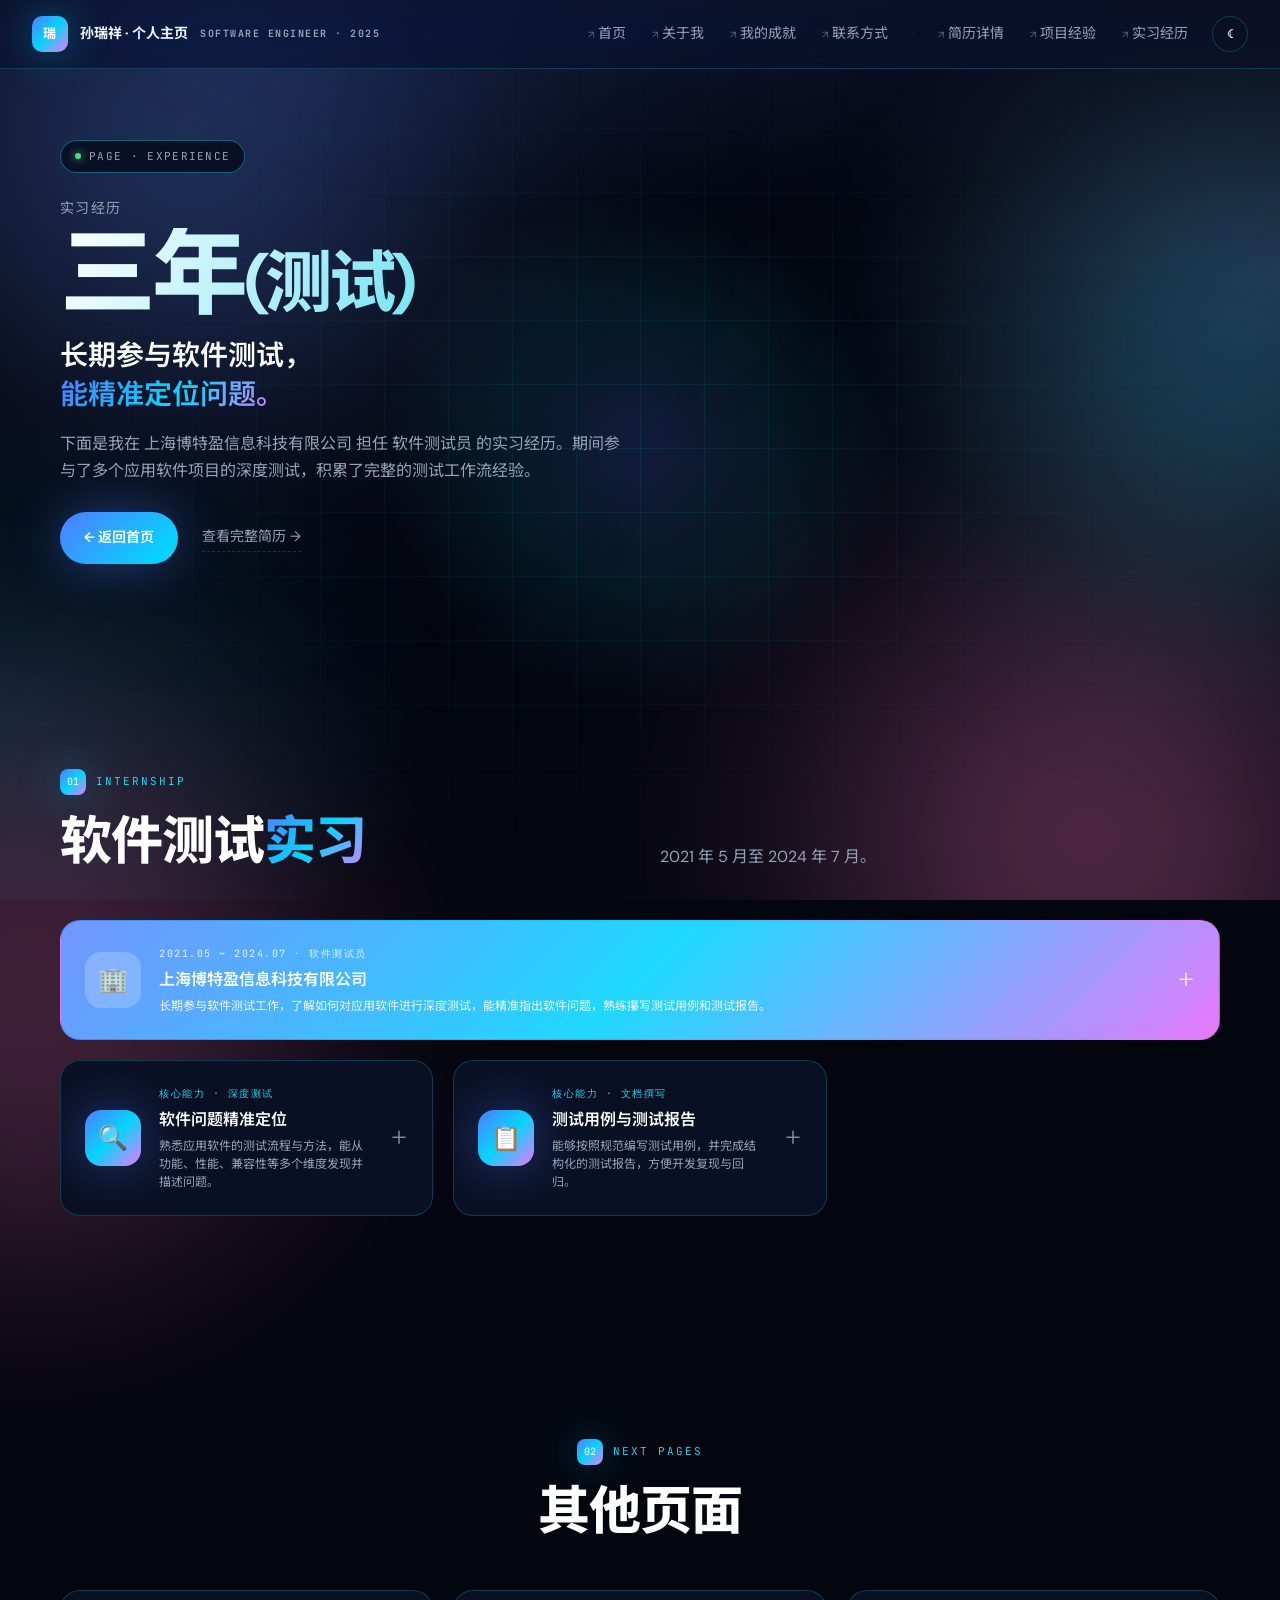
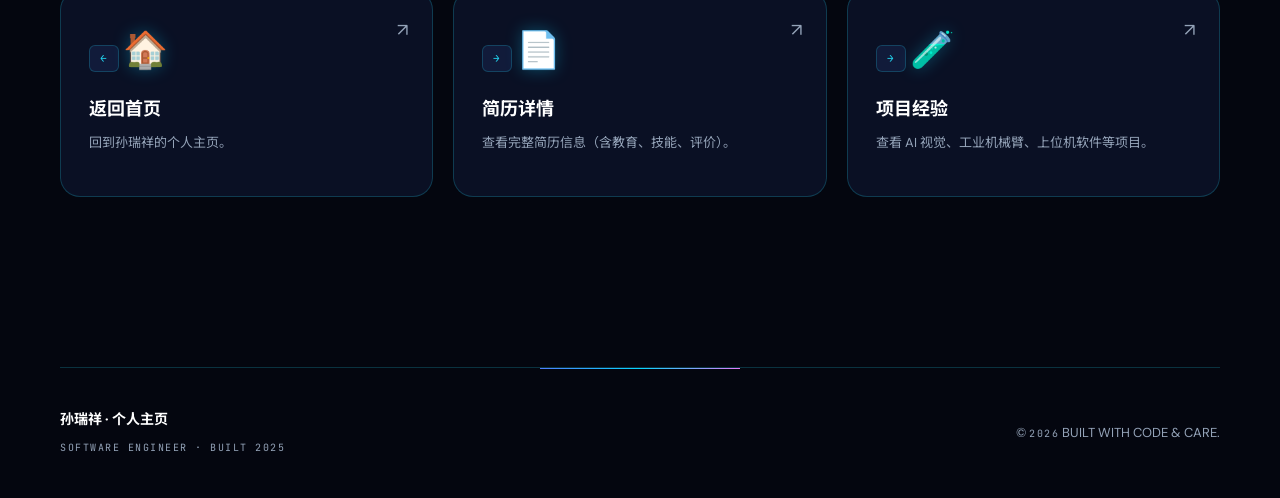
<file: experience.html>
<!doctype html>
<html lang="zh-CN">
<head>
  <meta charset="UTF-8" />
  <meta name="viewport" content="width=device-width, initial-scale=1.0" />
  <meta name="description" content="孙瑞祥 · 实习经历 — 上海博特盈信息科技有限公司 软件测试员。" />
  <title>孙瑞祥 · 实习经历</title>
  <link rel="preconnect" href="https://fonts.googleapis.com" />
  <link rel="preconnect" href="https://fonts.gstatic.com" crossorigin />
  <link href="https://fonts.googleapis.com/css2?family=DM+Sans:wght@400;500;600;700;800&family=Noto+Sans+SC:wght@400;500;600;700;800&family=JetBrains+Mono:wght@400;500;600&display=swap" rel="stylesheet" />
  <link rel="stylesheet" href="styles.css" />
</head>
<body>
  <!-- ========== 全局动效层 ========== -->
  <div class="aurora-layer" aria-hidden="true"></div>
  <div class="bg-grid" aria-hidden="true"></div>
  <div class="particles" id="particles" aria-hidden="true"></div>
  <div class="cursor-glow" id="cursor-glow" aria-hidden="true"></div>
  <div class="scroll-progress" id="scroll-progress" aria-hidden="true"></div>

  <div class="page-glow glow-one"></div>
  <div class="page-glow glow-two"></div>

  <header class="site-header">
    <a class="brand" href="index.html" aria-label="返回首页">
      <span>瑞</span>
      <b>孙瑞祥 · 个人主页</b>
      <small>SOFTWARE ENGINEER · 2025</small>
    </a>
    <button class="menu-button" type="button" aria-expanded="false" aria-controls="site-nav">
      <i></i><i></i><span class="sr-only">打开导航</span>
    </button>
    <nav id="site-nav" class="site-nav" aria-label="主导航">
      <a href="index.html#top">首页</a>
      <a href="index.html#identity">关于我</a>
      <a href="index.html#achievements">我的成就</a>
      <a href="index.html#contact">联系方式</a>
      <span class="nav-divider" aria-hidden="true">·</span>
      <a href="about.html" data-page="about">简历详情</a>
      <a href="projects.html" data-page="projects">项目经验</a>
      <a href="experience.html" data-page="experience" aria-current="page">实习经历</a>
      <button class="theme-button" type="button" aria-label="切换深色模式">
        <span class="sun">☀</span><span class="moon">☾</span>
      </button>
    </nav>
  </header>

  <main id="top">
    <section class="hero shell" style="min-height: auto; padding-top: 140px; padding-bottom: 60px;">
      <div class="hero-copy reveal">
        <div class="status"><span></span> PAGE · EXPERIENCE</div>
        <p class="hello">实习经历</p>
        <h1 style="font-size: clamp(48px, 9vw, 96px);">三年<span style="font-size:0.7em;">(测试)</span></h1>
        <p class="hero-mission">长期参与软件测试，<br /><span>能精准定位问题。</span></p>
        <p class="hero-intro">下面是我在 上海博特盈信息科技有限公司 担任 软件测试员 的实习经历。期间参与了多个应用软件项目的深度测试，积累了完整的测试工作流经验。</p>
        <div class="hero-actions">
          <a class="primary-button" href="index.html">← 返回首页</a>
          <a class="under-link" href="about.html">查看完整简历 →</a>
        </div>
      </div>
    </section>

    <section class="contact section-pad">
      <div class="shell">
        <div class="section-head reveal">
          <div>
            <div class="section-kicker"><span>01</span> INTERNSHIP</div>
            <h2>软件测试<span>实习</span></h2>
          </div>
          <p>2021 年 5 月至 2024 年 7 月。</p>
        </div>

        <div class="contact-grid">
          <div class="contact-card contact-main reveal">
            <div class="contact-icon">🏢</div>
            <div class="contact-body">
              <small>2021.05 ~ 2024.07 · 软件测试员</small>
              <h3>上海博特盈信息科技有限公司</h3>
              <p>长期参与软件测试工作，了解如何对应用软件进行深度测试，能精准指出软件问题，熟练攥写测试用例和测试报告。</p>
            </div>
            <i class="contact-arrow">＋</i>
          </div>

          <div class="contact-card reveal" data-delay="1">
            <div class="contact-icon">🔍</div>
            <div class="contact-body">
              <small>核心能力 · 深度测试</small>
              <h3>软件问题精准定位</h3>
              <p>熟悉应用软件的测试流程与方法，能从功能、性能、兼容性等多个维度发现并描述问题。</p>
            </div>
            <i class="contact-arrow">＋</i>
          </div>

          <div class="contact-card reveal" data-delay="2">
            <div class="contact-icon">📋</div>
            <div class="contact-body">
              <small>核心能力 · 文档撰写</small>
              <h3>测试用例与测试报告</h3>
              <p>能够按照规范编写测试用例，并完成结构化的测试报告，方便开发复现与回归。</p>
            </div>
            <i class="contact-arrow">＋</i>
          </div>
        </div>
      </div>
    </section>

    <section class="future shell section-pad">
      <div class="future-head reveal">
        <div class="section-kicker"><span>02</span> NEXT PAGES</div>
        <h2>其他页面</h2>
      </div>
      <div class="upcoming-grid reveal">
        <a class="upcoming-card" href="index.html">
          <span class="upcoming-no">←</span>
          <div class="upcoming-icon">🏠</div>
          <h3>返回首页</h3>
          <p>回到孙瑞祥的个人主页。</p>
          <i class="upcoming-arrow">↗</i>
        </a>
        <a class="upcoming-card" href="about.html">
          <span class="upcoming-no">→</span>
          <div class="upcoming-icon">📄</div>
          <h3>简历详情</h3>
          <p>查看完整简历信息（含教育、技能、评价）。</p>
          <i class="upcoming-arrow">↗</i>
        </a>
        <a class="upcoming-card" href="projects.html">
          <span class="upcoming-no">→</span>
          <div class="upcoming-icon">🧪</div>
          <h3>项目经验</h3>
          <p>查看 AI 视觉、工业机械臂、上位机软件等项目。</p>
          <i class="upcoming-arrow">↗</i>
        </a>
      </div>
    </section>
  </main>

  <footer class="site-footer shell">
    <div>
      <strong>孙瑞祥 · 个人主页</strong>
      <span>SOFTWARE ENGINEER · BUILT 2025</span>
    </div>
    <p>© <span id="year"></span> BUILT WITH CODE &amp; CARE.</p>
  </footer>

  <script src="script.js"></script>
</body>
</html>
</file>
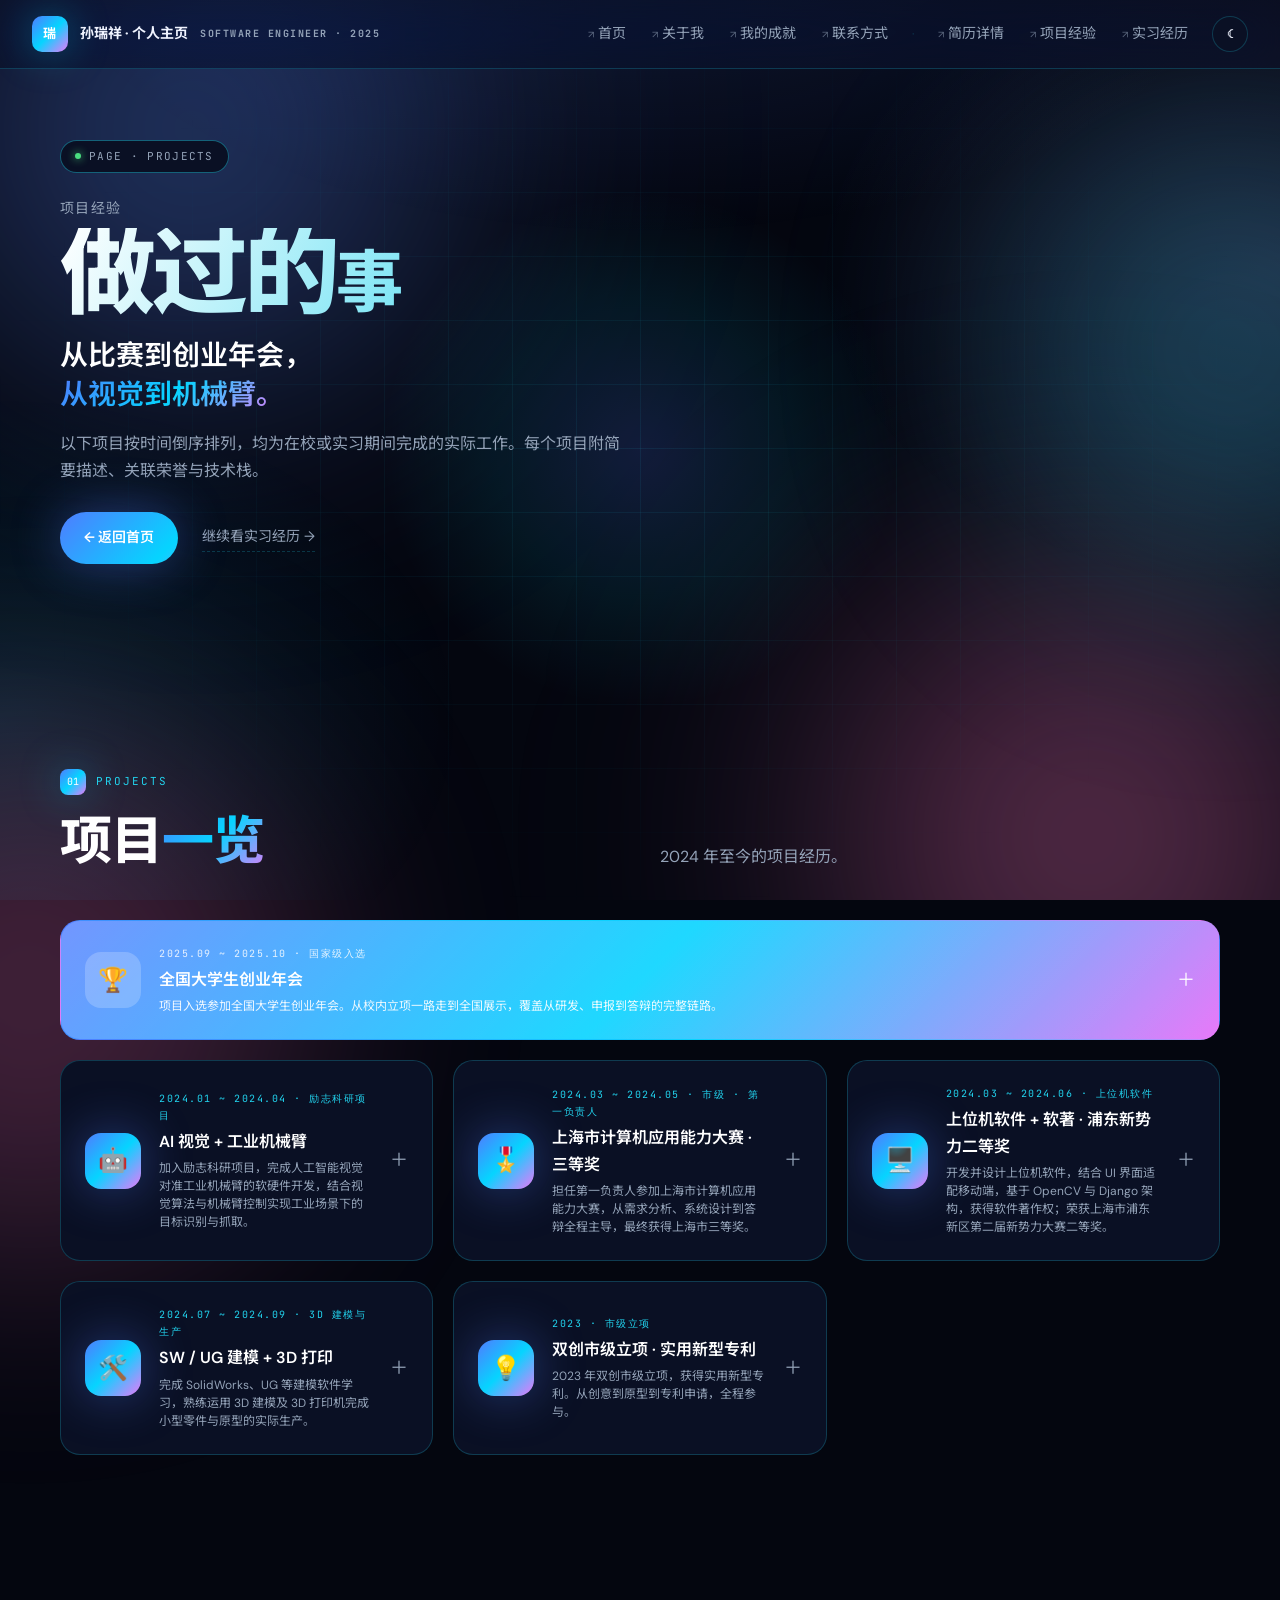
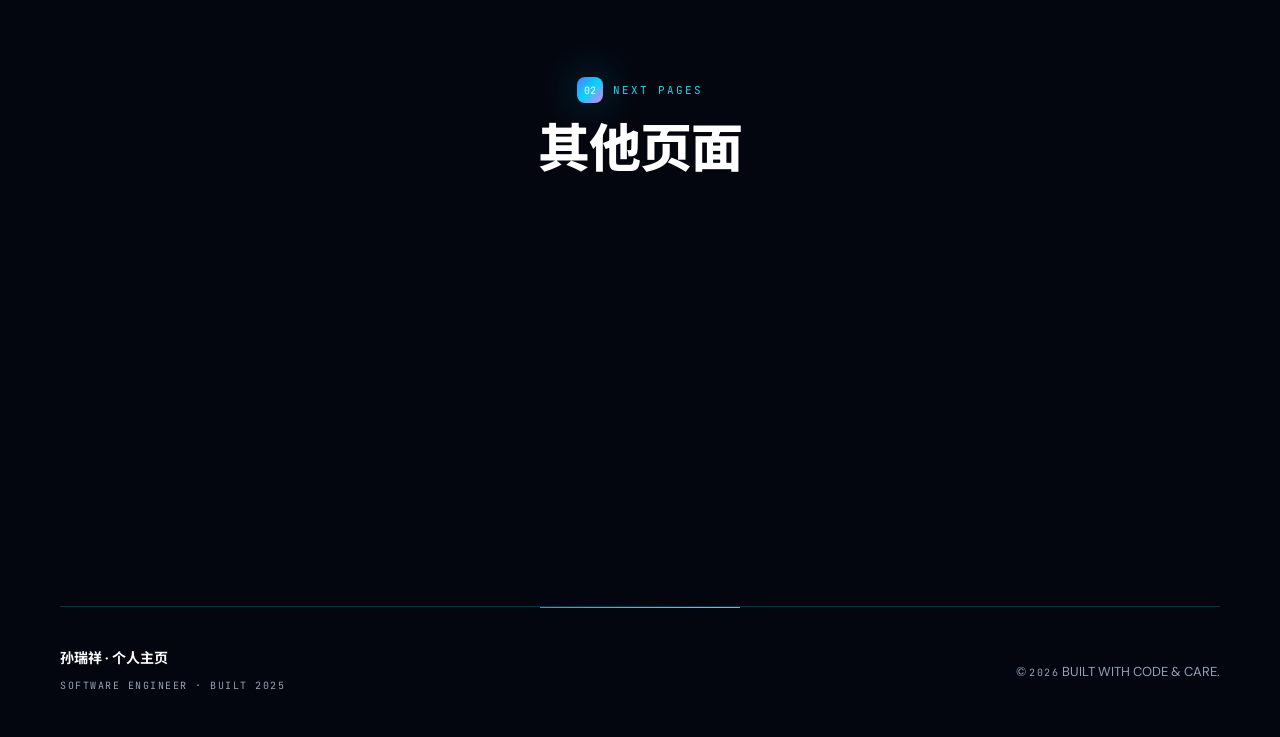
<file: projects.html>
<!doctype html>
<html lang="zh-CN">
<head>
  <meta charset="UTF-8" />
  <meta name="viewport" content="width=device-width, initial-scale=1.0" />
  <meta name="description" content="孙瑞祥 · 项目经验 — AI 视觉 + 工业机械臂、上位机软件、3D 建模等。" />
  <title>孙瑞祥 · 项目经验</title>
  <link rel="preconnect" href="https://fonts.googleapis.com" />
  <link rel="preconnect" href="https://fonts.gstatic.com" crossorigin />
  <link href="https://fonts.googleapis.com/css2?family=DM+Sans:wght@400;500;600;700;800&family=Noto+Sans+SC:wght@400;500;600;700;800&family=JetBrains+Mono:wght@400;500;600&display=swap" rel="stylesheet" />
  <link rel="stylesheet" href="styles.css" />
</head>
<body>
  <!-- ========== 全局动效层 ========== -->
  <div class="aurora-layer" aria-hidden="true"></div>
  <div class="bg-grid" aria-hidden="true"></div>
  <div class="particles" id="particles" aria-hidden="true"></div>
  <div class="cursor-glow" id="cursor-glow" aria-hidden="true"></div>
  <div class="scroll-progress" id="scroll-progress" aria-hidden="true"></div>

  <div class="page-glow glow-one"></div>
  <div class="page-glow glow-two"></div>

  <header class="site-header">
    <a class="brand" href="index.html" aria-label="返回首页">
      <span>瑞</span>
      <b>孙瑞祥 · 个人主页</b>
      <small>SOFTWARE ENGINEER · 2025</small>
    </a>
    <button class="menu-button" type="button" aria-expanded="false" aria-controls="site-nav">
      <i></i><i></i><span class="sr-only">打开导航</span>
    </button>
    <nav id="site-nav" class="site-nav" aria-label="主导航">
      <a href="index.html#top">首页</a>
      <a href="index.html#identity">关于我</a>
      <a href="index.html#achievements">我的成就</a>
      <a href="index.html#contact">联系方式</a>
      <span class="nav-divider" aria-hidden="true">·</span>
      <a href="about.html" data-page="about">简历详情</a>
      <a href="projects.html" data-page="projects" aria-current="page">项目经验</a>
      <a href="experience.html" data-page="experience">实习经历</a>
      <button class="theme-button" type="button" aria-label="切换深色模式">
        <span class="sun">☀</span><span class="moon">☾</span>
      </button>
    </nav>
  </header>

  <main id="top">
    <section class="hero shell" style="min-height: auto; padding-top: 140px; padding-bottom: 60px;">
      <div class="hero-copy reveal">
        <div class="status"><span></span> PAGE · PROJECTS</div>
        <p class="hello">项目经验</p>
        <h1 style="font-size: clamp(48px, 9vw, 96px);">做过的<span style="font-size:0.7em;">事</span></h1>
        <p class="hero-mission">从比赛到创业年会，<br /><span>从视觉到机械臂。</span></p>
        <p class="hero-intro">以下项目按时间倒序排列，均为在校或实习期间完成的实际工作。每个项目附简要描述、关联荣誉与技术栈。</p>
        <div class="hero-actions">
          <a class="primary-button" href="index.html">← 返回首页</a>
          <a class="under-link" href="experience.html">继续看实习经历 →</a>
        </div>
      </div>
    </section>

    <section class="contact section-pad">
      <div class="shell">
        <div class="section-head reveal">
          <div>
            <div class="section-kicker"><span>01</span> PROJECTS</div>
            <h2>项目<span>一览</span></h2>
          </div>
          <p>2024 年至今的项目经历。</p>
        </div>

        <div class="contact-grid">
          <!-- 1. 全国大学生创业年会 -->
          <div class="contact-card contact-main reveal">
            <div class="contact-icon">🏆</div>
            <div class="contact-body">
              <small>2025.09 ~ 2025.10 · 国家级入选</small>
              <h3>全国大学生创业年会</h3>
              <p>项目入选参加全国大学生创业年会。从校内立项一路走到全国展示，覆盖从研发、申报到答辩的完整链路。</p>
            </div>
            <i class="contact-arrow">＋</i>
          </div>

          <!-- 2. 励志科研项目 -->
          <div class="contact-card reveal" data-delay="1">
            <div class="contact-icon">🤖</div>
            <div class="contact-body">
              <small>2024.01 ~ 2024.04 · 励志科研项目</small>
              <h3>AI 视觉 + 工业机械臂</h3>
              <p>加入励志科研项目，完成人工智能视觉对准工业机械臂的软硬件开发，结合视觉算法与机械臂控制实现工业场景下的目标识别与抓取。</p>
            </div>
            <i class="contact-arrow">＋</i>
          </div>

          <!-- 3. 计算机应用能力大赛 -->
          <div class="contact-card reveal" data-delay="2">
            <div class="contact-icon">🎖️</div>
            <div class="contact-body">
              <small>2024.03 ~ 2024.05 · 市级 · 第一负责人</small>
              <h3>上海市计算机应用能力大赛 · 三等奖</h3>
              <p>担任第一负责人参加上海市计算机应用能力大赛，从需求分析、系统设计到答辩全程主导，最终获得上海市三等奖。</p>
            </div>
            <i class="contact-arrow">＋</i>
          </div>

          <!-- 4. 上位机软件 + 软著 -->
          <div class="contact-card reveal">
            <div class="contact-icon">🖥️</div>
            <div class="contact-body">
              <small>2024.03 ~ 2024.06 · 上位机软件</small>
              <h3>上位机软件 + 软著 · 浦东新势力二等奖</h3>
              <p>开发并设计上位机软件，结合 UI 界面适配移动端，基于 OpenCV 与 Django 架构，获得软件著作权；荣获上海市浦东新区第二届新势力大赛二等奖。</p>
            </div>
            <i class="contact-arrow">＋</i>
          </div>

          <!-- 5. 3D 建模 + 3D 打印 -->
          <div class="contact-card reveal" data-delay="1">
            <div class="contact-icon">🛠️</div>
            <div class="contact-body">
              <small>2024.07 ~ 2024.09 · 3D 建模与生产</small>
              <h3>SW / UG 建模 + 3D 打印</h3>
              <p>完成 SolidWorks、UG 等建模软件学习，熟练运用 3D 建模及 3D 打印机完成小型零件与原型的实际生产。</p>
            </div>
            <i class="contact-arrow">＋</i>
          </div>

          <!-- 6. 2023 双创 -->
          <div class="contact-card reveal" data-delay="2">
            <div class="contact-icon">💡</div>
            <div class="contact-body">
              <small>2023 · 市级立项</small>
              <h3>双创市级立项 · 实用新型专利</h3>
              <p>2023 年双创市级立项，获得实用新型专利。从创意到原型到专利申请，全程参与。</p>
            </div>
            <i class="contact-arrow">＋</i>
          </div>
        </div>
      </div>
    </section>

    <section class="future shell section-pad">
      <div class="future-head reveal">
        <div class="section-kicker"><span>02</span> NEXT PAGES</div>
        <h2>其他页面</h2>
      </div>
      <div class="upcoming-grid reveal">
        <a class="upcoming-card" href="index.html">
          <span class="upcoming-no">←</span>
          <div class="upcoming-icon">🏠</div>
          <h3>返回首页</h3>
          <p>回到孙瑞祥的个人主页。</p>
          <i class="upcoming-arrow">↗</i>
        </a>
        <a class="upcoming-card" href="about.html">
          <span class="upcoming-no">→</span>
          <div class="upcoming-icon">📄</div>
          <h3>简历详情</h3>
          <p>查看完整简历信息。</p>
          <i class="upcoming-arrow">↗</i>
        </a>
        <a class="upcoming-card" href="experience.html">
          <span class="upcoming-no">→</span>
          <div class="upcoming-icon">💼</div>
          <h3>实习经历</h3>
          <p>查看上海博特盈信息科技有限公司的软件测试实习。</p>
          <i class="upcoming-arrow">↗</i>
        </a>
      </div>
    </section>
  </main>

  <footer class="site-footer shell">
    <div>
      <strong>孙瑞祥 · 个人主页</strong>
      <span>SOFTWARE ENGINEER · BUILT 2025</span>
    </div>
    <p>© <span id="year"></span> BUILT WITH CODE &amp; CARE.</p>
  </footer>

  <script src="script.js"></script>
</body>
</html>
</file>
<file: styles.css>
/* ============================================================
 * SRX · 个人观察站 样式文件 V2
 * 设计令牌：深空极光（蓝/青/紫）+ 金/粉点缀
 * 新增：极光背景、鼠标光晕、动态网格、霓虹边框、粒子浮动、tilt 卡片等
 * ============================================================ */

:root {
  /* —— 默认（深空蓝紫） —— */
  --bg: #0b1024;
  --bg-deep: #050818;
  --surface: #131a36;
  --surface-2: #1a2348;
  --ink: #e6edf7;
  --ink-strong: #f8fafc;
  --muted: #94a3b8;
  --muted-2: #64748b;
  --blue: #4f7cff;
  --blue2: #7c9eff;
  --cyan: #06d4ff;
  --cyan2: #67e8f9;
  --magenta: #e879f9;
  --pink: #f472b6;
  --purple: #a855f7;
  --gold: #fbbf24;
  --gold2: #fcd34d;
  --soft: #1e2a52;
  --line: rgba(124, 158, 255, 0.18);
  --line-strong: rgba(124, 158, 255, 0.35);
  --shadow: 0 24px 70px rgba(0, 0, 0, 0.55);
  --shadow-cyan: 0 0 40px rgba(6, 212, 255, 0.35);
  --shadow-blue: 0 0 50px rgba(79, 124, 255, 0.4);
  --shadow-magenta: 0 0 40px rgba(232, 121, 249, 0.35);
  --shadow-gold: 0 0 40px rgba(251, 191, 36, 0.35);
  --grad-aurora: linear-gradient(135deg, #4f7cff 0%, #06d4ff 50%, #e879f9 100%);
  --grad-aurora-soft: linear-gradient(135deg, rgba(79,124,255,0.18), rgba(6,212,255,0.18) 50%, rgba(232,121,249,0.18));
  --grad-gold: linear-gradient(135deg, #f59e0b 0%, #fbbf24 50%, #fcd34d 100%);
  --max-width: 1160px;
  --radius: 20px;
  --radius-sm: 14px;
  --radius-lg: 32px;
}

/* —— 极深太空（暗色模式） —— */
[data-theme="dark"] {
  --bg: #04060f;
  --bg-deep: #02030a;
  --surface: #0a1024;
  --surface-2: #111b3a;
  --ink: #f0f4ff;
  --ink-strong: #ffffff;
  --muted: #94a3b8;
  --muted-2: #475569;
  --blue: #5b8aff;
  --blue2: #93b4ff;
  --cyan: #22d3ee;
  --cyan2: #67e8f9;
  --magenta: #f472b6;
  --pink: #f9a8d4;
  --purple: #c084fc;
  --gold: #fcd34d;
  --gold2: #fde68a;
  --soft: #0f1a36;
  --line: rgba(34, 211, 238, 0.22);
  --line-strong: rgba(34, 211, 238, 0.42);
  --shadow: 0 24px 70px rgba(0, 0, 0, 0.8);
}

/* —— 浅色模式（保留可切换） —— */
[data-theme="light"] {
  --bg: #eef2f7;
  --surface: #ffffff;
  --ink: #0f172a;
  --muted: #475569;
  --blue: #1e40af;
  --blue2: #3b82f6;
  --cyan: #0891b2;
  --cyan2: #06b6d4;
  --magenta: #c026d3;
  --gold: #d97706;
  --soft: #e2e8f0;
  --line: rgba(15, 23, 42, 0.12);
  --shadow: 0 24px 70px rgba(15, 23, 42, 0.12);
  --grad-aurora: linear-gradient(135deg, #1e40af 0%, #0891b2 50%, #c026d3 100%);
}

* { box-sizing: border-box; }
html { scroll-behavior: smooth; }
body {
  margin: 0;
  background: var(--bg);
  color: var(--ink);
  font-family: "DM Sans", "Noto Sans SC", sans-serif;
  line-height: 1.7;
  overflow-x: hidden;
  transition: background 0.5s ease, color 0.5s ease;
  -webkit-font-smoothing: antialiased;
  position: relative;
  min-height: 100vh;
}

a { color: inherit; text-decoration: none; }
button { font: inherit; cursor: pointer; }
img { max-width: 100%; display: block; }

/* —— 主题切换让 body 平滑 —— */
body::before {
  content: '';
  position: fixed;
  inset: 0;
  background: radial-gradient(ellipse 80% 60% at 50% -10%, rgba(79,124,255,0.18), transparent 60%),
              radial-gradient(ellipse 60% 60% at 100% 30%, rgba(232,121,249,0.12), transparent 60%),
              radial-gradient(ellipse 60% 60% at 0% 80%, rgba(6,212,255,0.12), transparent 60%);
  pointer-events: none;
  z-index: -2;
  transition: opacity 0.5s ease;
}

.sr-only {
  position: absolute;
  width: 1px; height: 1px;
  padding: 0; margin: -1px;
  overflow: hidden;
  clip: rect(0, 0, 0, 0);
  white-space: nowrap; border: 0;
}

.shell { width: min(var(--max-width), calc(100% - 64px)); margin-inline: auto; }
.section-pad { padding-top: 110px; padding-bottom: 110px; }

/* ============================================================
 * 全局动效：极光背景 + 动态网格 + 鼠标光晕 + 滚动进度
 * ============================================================ */

/* —— 极光背景层 —— */
.aurora-layer {
  position: fixed;
  inset: 0;
  pointer-events: none;
  z-index: -1;
  overflow: hidden;
}
.aurora-layer::before,
.aurora-layer::after {
  content: '';
  position: absolute;
  width: 70vmax;
  height: 70vmax;
  border-radius: 50%;
  filter: blur(110px);
  opacity: 0.45;
  mix-blend-mode: screen;
  will-change: transform;
}
.aurora-layer::before {
  background: radial-gradient(circle, var(--blue) 0%, transparent 60%);
  top: -25vmax;
  left: -20vmax;
  animation: aurora-drift-1 18s ease-in-out infinite;
}
.aurora-layer::after {
  background: radial-gradient(circle, var(--magenta) 0%, transparent 60%);
  bottom: -30vmax;
  right: -20vmax;
  animation: aurora-drift-2 22s ease-in-out infinite;
  animation-delay: -8s;
}
@keyframes aurora-drift-1 {
  0%, 100% { transform: translate(0,0) scale(1); }
  50%      { transform: translate(15vw, 10vh) scale(1.1); }
}
@keyframes aurora-drift-2 {
  0%, 100% { transform: translate(0,0) scale(1); }
  50%      { transform: translate(-10vw, -8vh) scale(1.15); }
}

/* —— 动态网格背景 —— */
.bg-grid {
  position: fixed;
  inset: 0;
  background-image:
    linear-gradient(var(--line) 1px, transparent 1px),
    linear-gradient(90deg, var(--line) 1px, transparent 1px);
  background-size: 64px 64px;
  opacity: 0.4;
  mask-image: radial-gradient(ellipse at center, black 0%, transparent 75%);
  -webkit-mask-image: radial-gradient(ellipse at center, black 0%, transparent 75%);
  pointer-events: none;
  z-index: -1;
  animation: grid-drift 30s linear infinite;
}
@keyframes grid-drift {
  to { background-position: 64px 64px; }
}

/* —— 鼠标光晕 —— */
.cursor-glow {
  position: fixed;
  width: 520px;
  height: 520px;
  border-radius: 50%;
  background: radial-gradient(circle, rgba(79,124,255,0.18) 0%, rgba(6,212,255,0.08) 40%, transparent 70%);
  pointer-events: none;
  z-index: -1;
  transform: translate(-50%, -50%);
  transition: opacity 0.3s ease;
  will-change: transform;
  mix-blend-mode: screen;
}

/* —— 滚动进度条 —— */
.scroll-progress {
  position: fixed;
  top: 0; left: 0;
  height: 3px;
  background: var(--grad-aurora);
  box-shadow: var(--shadow-cyan);
  z-index: 200;
  width: 0%;
  transition: width 0.05s linear;
}

/* —— 浮动粒子层（用 JS 注入） —— */
.particles {
  position: fixed;
  inset: 0;
  pointer-events: none;
  z-index: -1;
  overflow: hidden;
}
.particles span {
  position: absolute;
  width: 4px; height: 4px;
  border-radius: 50%;
  background: var(--cyan);
  box-shadow: 0 0 12px var(--cyan);
  opacity: 0;
  animation: particle-float linear infinite;
}
@keyframes particle-float {
  0%   { transform: translateY(110vh) translateX(0); opacity: 0; }
  10%  { opacity: 0.6; }
  90%  { opacity: 0.6; }
  100% { transform: translateY(-10vh) translateX(20px); opacity: 0; }
}

/* —— 老的 page-glow 兼容 —— */
.page-glow {
  position: fixed;
  border-radius: 50%;
  filter: blur(120px);
  opacity: 0.25;
  pointer-events: none;
  z-index: -1;
}
.glow-one { width: 460px; height: 460px; background: var(--cyan); right: -180px; top: 120px; }
.glow-two { width: 540px; height: 540px; background: var(--magenta); left: -240px; top: 720px; }

/* ============================================================
 * 启动门（入场动画）
 * ============================================================ */
.intro-gate {
  position: fixed;
  inset: 0;
  background: linear-gradient(180deg, var(--bg-deep) 0%, var(--bg) 100%);
  display: flex;
  flex-direction: column;
  align-items: center;
  justify-content: center;
  z-index: 9999;
  transition: transform 1s cubic-bezier(0.86, 0, 0.07, 1), opacity 0.7s;
  padding: 24px;
  overflow: hidden;
}
.intro-gate.entered {
  transform: translateY(-100%);
  opacity: 0;
  pointer-events: none;
}

#cosmos-canvas {
  position: absolute; inset: 0;
  width: 100%; height: 100%;
  pointer-events: none;
}

.intro-bg-grid {
  position: absolute; inset: 0;
  background-image:
    linear-gradient(var(--line-strong) 1px, transparent 1px),
    linear-gradient(90deg, var(--line-strong) 1px, transparent 1px);
  background-size: 60px 60px;
  opacity: 0.5;
  pointer-events: none;
  mask-image: radial-gradient(ellipse at center, black 0%, transparent 70%);
  animation: grid-drift 30s linear infinite;
}

.intro-brand {
  position: absolute; top: 28px; left: 50%;
  transform: translateX(-50%);
  font-family: "JetBrains Mono", monospace;
  font-size: 12px;
  letter-spacing: 0.18em;
  color: var(--muted);
}
.intro-brand span { color: var(--cyan); font-weight: 700; }

.intro-eyebrow {
  margin: 0 0 12px;
  font-family: "JetBrains Mono", monospace;
  font-size: 12px;
  letter-spacing: 0.25em;
  color: var(--cyan);
  text-align: center;
  animation: glow-pulse 2.5s ease-in-out infinite;
}
@keyframes glow-pulse {
  0%, 100% { text-shadow: 0 0 8px var(--cyan), 0 0 16px transparent; }
  50%      { text-shadow: 0 0 12px var(--cyan), 0 0 24px rgba(6,212,255,0.5); }
}

#intro-title {
  margin: 0 0 36px;
  font-size: clamp(32px, 5vw, 56px);
  font-weight: 800;
  text-align: center;
  letter-spacing: -0.02em;
  line-height: 1.15;
  color: var(--ink-strong);
}
#intro-title span {
  background: var(--grad-aurora);
  -webkit-background-clip: text;
  background-clip: text;
  color: transparent;
  animation: text-shimmer 4s ease-in-out infinite;
}
@keyframes text-shimmer {
  0%, 100% { filter: hue-rotate(0deg) brightness(1); }
  50%      { filter: hue-rotate(15deg) brightness(1.15); }
}

.character-button {
  position: relative;
  width: 200px; height: 200px;
  border-radius: 50%;
  border: none;
  background: transparent;
  cursor: pointer;
  padding: 0;
  margin-bottom: 32px;
  transition: transform 0.4s cubic-bezier(0.34, 1.56, 0.64, 1);
}
.character-button:hover { transform: scale(1.08); }
.character-button:active { transform: scale(0.95); }

.character-halo {
  position: absolute; inset: -12px;
  border-radius: 50%;
  background: conic-gradient(from 0deg, var(--cyan), var(--blue), var(--magenta), var(--gold), var(--cyan));
  opacity: 0.7;
  filter: blur(16px);
  animation: halo-spin 6s linear infinite;
  z-index: -1;
}
@keyframes halo-spin { to { transform: rotate(360deg); } }

.character-button:hover .character-halo {
  animation-duration: 2s;
  opacity: 0.9;
}

.intro-photo-sticker {
  position: relative;
  display: block;
  width: 100%; height: 100%;
  border-radius: 50%;
  overflow: hidden;
  background: var(--grad-aurora);
  box-shadow: var(--shadow-blue), inset 0 0 0 4px var(--bg-deep);
}
.intro-photo-sticker img {
  width: 100%; height: 100%;
  object-fit: cover;
  transition: transform 0.5s ease;
}
.character-button:hover .intro-photo-sticker img { transform: scale(1.08); }

.sticker-label {
  position: absolute;
  bottom: -4px; left: 50%;
  transform: translateX(-50%) translateY(50%);
  background: var(--surface);
  border: 1px solid var(--line-strong);
  border-radius: 999px;
  padding: 6px 14px;
  font-size: 11px;
  font-weight: 600;
  letter-spacing: 0.08em;
  white-space: nowrap;
  box-shadow: var(--shadow);
  color: var(--ink);
}

.intro-hint {
  margin: 0 0 12px;
  font-size: 14px;
  color: var(--muted);
  text-align: center;
}
.intro-hint span { color: var(--cyan); font-weight: 700; }
.intro-hint i { margin-left: 6px; }
.intro-hint small {
  display: block;
  margin-top: 4px;
  font-size: 11px;
  letter-spacing: 0.12em;
  opacity: 0.7;
}

.intro-skip {
  background: transparent;
  border: 1px solid var(--line);
  border-radius: 999px;
  padding: 8px 18px;
  color: var(--muted);
  font-size: 13px;
  transition: all 0.25s;
}
.intro-skip:hover {
  border-color: var(--cyan);
  color: var(--cyan);
  box-shadow: 0 0 18px rgba(6, 212, 255, 0.3);
}

.intro-deco {
  position: absolute;
  font-size: 28px;
  opacity: 0.5;
  animation: float 5s ease-in-out infinite;
}
.deco-one { top: 18%; left: 14%; color: var(--blue); }
.deco-two { bottom: 22%; left: 18%; color: var(--cyan); animation-delay: -2s; }
.deco-three { top: 26%; right: 16%; color: var(--magenta); animation-delay: -3.5s; }

.formula {
  position: absolute;
  font-family: "JetBrains Mono", monospace;
  font-size: 14px;
  color: var(--muted);
  opacity: 0.5;
  letter-spacing: 0.1em;
}
.formula-one { top: 30%; right: 22%; animation: float 6s ease-in-out infinite; }
.formula-two { bottom: 28%; right: 18%; animation: float 7s ease-in-out infinite; animation-delay: -2s; }
.formula-three { top: 64%; left: 22%; animation: float 8s ease-in-out infinite; animation-delay: -4s; }

@keyframes float {
  0%, 100% { transform: translateY(0); }
  50%      { transform: translateY(-12px); }
}

/* ============================================================
 * 顶部导航
 * ============================================================ */
.site-header {
  position: fixed;
  top: 0; left: 0; right: 0;
  display: flex;
  justify-content: space-between;
  align-items: center;
  padding: 16px 32px;
  background: rgba(11, 16, 36, 0.65);
  backdrop-filter: blur(20px) saturate(180%);
  -webkit-backdrop-filter: blur(20px) saturate(180%);
  z-index: 100;
  border-bottom: 1px solid var(--line);
  transition: background 0.3s ease;
}
.site-header::before {
  content: '';
  position: absolute;
  inset: 0;
  background: var(--grad-aurora-soft);
  opacity: 0.05;
  pointer-events: none;
}

.brand {
  display: flex; align-items: center; gap: 12px;
  font-weight: 700;
  position: relative;
  z-index: 1;
}
.brand span {
  display: inline-flex;
  width: 36px; height: 36px;
  border-radius: 10px;
  background: var(--grad-aurora);
  color: #fff;
  align-items: center; justify-content: center;
  font-size: 13px;
  letter-spacing: 0.05em;
  box-shadow: var(--shadow-cyan);
  transition: transform 0.3s ease;
}
.brand:hover span { transform: rotate(-10deg) scale(1.1); }
.brand b { font-size: 14px; }
.brand small {
  display: block;
  font-family: "JetBrains Mono", monospace;
  font-size: 10px;
  letter-spacing: 0.15em;
  color: var(--muted);
  margin-top: -2px;
}

.menu-button {
  display: none;
  width: 40px; height: 40px;
  background: transparent;
  border: 1px solid var(--line);
  border-radius: 10px;
  position: relative;
  z-index: 1;
}
.menu-button i {
  position: absolute;
  left: 12px; right: 12px;
  height: 2px;
  background: var(--ink);
  transition: transform 0.3s;
}
.menu-button i:nth-child(1) { top: 14px; }
.menu-button i:nth-child(2) { top: 22px; }
.menu-button[aria-expanded="true"] i:nth-child(1) {
  transform: translateY(4px) rotate(45deg);
}
.menu-button[aria-expanded="true"] i:nth-child(2) {
  transform: translateY(-4px) rotate(-45deg);
}

.site-nav {
  display: flex;
  align-items: center;
  gap: 22px;
  font-size: 14px;
  position: relative;
  z-index: 1;
}
.site-nav a {
  position: relative;
  color: var(--muted);
  transition: color 0.2s;
  padding: 6px 2px;
}
.site-nav a::after {
  content: '';
  position: absolute;
  left: 0; bottom: 0;
  width: 0; height: 2px;
  background: var(--grad-aurora);
  transition: width 0.3s ease;
}
.site-nav a:hover { color: var(--ink-strong); }
.site-nav a:hover::after { width: 100%; }
.site-nav a:not([href^="#"])::before {
  content: '↗';
  margin-right: 4px;
  font-size: 10px;
  opacity: 0.6;
}
.nav-divider { color: var(--line); font-size: 12px; }

.theme-button {
  width: 36px; height: 36px;
  border-radius: 50%;
  border: 1px solid var(--line);
  background: var(--surface);
  color: var(--ink);
  font-size: 14px;
  display: inline-flex;
  align-items: center; justify-content: center;
  transition: all 0.3s;
  position: relative;
  overflow: hidden;
}
.theme-button:hover {
  border-color: var(--cyan);
  box-shadow: var(--shadow-cyan);
  transform: rotate(20deg);
}
.theme-button .moon { display: none; }
[data-theme="dark"] .theme-button .sun { display: none; }
[data-theme="dark"] .theme-button .moon { display: inline; }

/* ============================================================
 * 浮动 UI（迷你导航 + 信号收集）
 * ============================================================ */
.mini-guide {
  position: fixed;
  bottom: 24px; right: 24px;
  z-index: 90;
}
.mini-character {
  width: 56px; height: 56px;
  border-radius: 50%;
  border: 2px solid var(--cyan);
  background: var(--surface);
  padding: 0;
  position: relative;
  box-shadow: var(--shadow-cyan);
  overflow: hidden;
  transition: transform 0.3s ease;
  animation: float-slow 4s ease-in-out infinite;
}
@keyframes float-slow {
  0%, 100% { transform: translateY(0); }
  50%      { transform: translateY(-6px); }
}
.mini-character:hover { transform: scale(1.1) translateY(-4px); }
.mini-character img {
  width: 100%; height: 100%;
  border-radius: 50%;
  object-fit: cover;
}
.mini-character i {
  position: absolute;
  bottom: -2px; right: -2px;
  width: 20px; height: 20px;
  border-radius: 50%;
  background: var(--cyan);
  color: #fff;
  font-style: normal;
  font-size: 12px;
  display: flex; align-items: center; justify-content: center;
  font-weight: 700;
  border: 2px solid var(--bg);
  box-shadow: var(--shadow-cyan);
}
.mini-menu {
  position: absolute;
  bottom: 70px; right: 0;
  width: 240px;
  background: var(--surface);
  border: 1px solid var(--line-strong);
  border-radius: var(--radius);
  padding: 16px;
  box-shadow: var(--shadow);
  display: none;
}
.mini-menu.active {
  display: block;
  animation: fade-up 0.3s ease;
}
.mini-menu p { margin: 0 0 12px; font-size: 12px; color: var(--muted); }
.mini-menu a {
  display: block;
  padding: 8px 12px;
  border-radius: 8px;
  font-size: 13px;
  color: var(--ink);
  transition: all 0.2s;
}
.mini-menu a:hover {
  background: var(--surface-2);
  color: var(--cyan);
  transform: translateX(4px);
}

@keyframes fade-up {
  from { opacity: 0; transform: translateY(10px); }
  to   { opacity: 1; transform: translateY(0); }
}

.signal-dock {
  position: fixed;
  top: 50%;
  left: 24px;
  transform: translateY(-50%);
  background: var(--surface);
  border: 1px solid var(--line-strong);
  border-radius: var(--radius);
  padding: 16px;
  box-shadow: var(--shadow);
  z-index: 80;
  width: 200px;
  backdrop-filter: blur(12px);
  -webkit-backdrop-filter: blur(12px);
}
.signal-dock-head {
  display: flex;
  align-items: center;
  gap: 10px;
  margin-bottom: 12px;
}
.signal-dock-head > span {
  width: 8px; height: 8px;
  border-radius: 50%;
  background: var(--cyan);
  box-shadow: 0 0 12px var(--cyan);
  animation: pulse 2s ease-in-out infinite;
}
@keyframes pulse {
  0%, 100% { opacity: 1; transform: scale(1); }
  50%      { opacity: 0.5; transform: scale(1.3); }
}
.signal-dock-head b {
  display: block;
  font-size: 11px;
  letter-spacing: 0.1em;
}
.signal-dock-head small {
  font-size: 10px;
  color: var(--muted);
}
.signal-dock-head > strong {
  margin-left: auto;
  font-family: "JetBrains Mono", monospace;
  font-size: 13px;
  color: var(--cyan);
}

.signal-nodes {
  display: flex;
  gap: 8px;
  margin-bottom: 12px;
}
.signal-nodes i {
  flex: 1;
  height: 32px;
  border: 1px solid var(--line);
  border-radius: 8px;
  display: flex;
  align-items: center;
  justify-content: center;
  font-family: "JetBrains Mono", monospace;
  font-size: 11px;
  color: var(--muted);
  cursor: help;
  transition: all 0.3s;
}
.signal-nodes i.active {
  background: var(--grad-aurora);
  color: #fff;
  border-color: transparent;
  box-shadow: var(--shadow-cyan);
  transform: scale(1.05);
}

.signal-dock > a {
  display: block;
  text-align: center;
  font-size: 12px;
  color: var(--cyan);
  padding: 6px;
  border-top: 1px solid var(--line);
  transition: color 0.2s;
}
.signal-dock > a:hover { color: var(--magenta); }

.unlock-toast {
  position: fixed;
  bottom: 24px; left: 50%;
  transform: translateX(-50%) translateY(20px);
  background: var(--surface);
  border: 1px solid var(--cyan);
  border-radius: var(--radius);
  padding: 12px 20px;
  display: flex; align-items: center; gap: 12px;
  box-shadow: var(--shadow-cyan);
  z-index: 95;
  opacity: 0;
  pointer-events: none;
  transition: opacity 0.3s, transform 0.3s;
}
.unlock-toast.show {
  opacity: 1;
  pointer-events: auto;
  transform: translateX(-50%) translateY(0);
}
.unlock-toast > span {
  font-size: 18px;
  color: var(--cyan);
  filter: drop-shadow(0 0 8px var(--cyan));
}
.unlock-toast b { font-size: 13px; color: var(--ink-strong); }
.unlock-toast p { margin: 2px 0 0; font-size: 11px; color: var(--muted); }

.warp-flash {
  position: fixed; inset: 0;
  background: radial-gradient(circle at center, var(--cyan) 0%, transparent 70%);
  opacity: 0;
  pointer-events: none;
  z-index: 200;
  transition: opacity 0.4s;
}
.warp-flash.active { opacity: 0.4; }

/* ============================================================
 * Hero 区
 * ============================================================ */
.hero {
  display: grid;
  grid-template-columns: 1.2fr 1fr;
  grid-template-rows: auto auto;
  gap: 32px;
  padding-top: 130px;
  padding-bottom: 80px;
  min-height: calc(100vh - 80px);
  align-items: start;
  position: relative;
}

.hero-copy { grid-column: 1; }

.status {
  display: inline-flex;
  align-items: center;
  gap: 8px;
  padding: 6px 14px;
  border: 1px solid var(--line-strong);
  border-radius: 999px;
  font-family: "JetBrains Mono", monospace;
  font-size: 11px;
  letter-spacing: 0.12em;
  color: var(--muted);
  margin-bottom: 24px;
  background: var(--surface);
  backdrop-filter: blur(8px);
}
.status > span {
  width: 6px; height: 6px;
  border-radius: 50%;
  background: #4ade80;
  box-shadow: 0 0 8px #4ade80;
  animation: pulse 2s ease-in-out infinite;
}

.hello {
  margin: 0 0 8px;
  font-size: 14px;
  color: var(--muted);
  letter-spacing: 0.1em;
}

.hero-copy h1 {
  margin: 0 0 16px;
  font-size: clamp(56px, 11vw, 132px);
  font-weight: 800;
  line-height: 0.95;
  letter-spacing: -0.04em;
  background: linear-gradient(120deg, var(--ink-strong) 0%, var(--cyan) 50%, var(--magenta) 100%);
  -webkit-background-clip: text;
  background-clip: text;
  color: transparent;
  animation: hero-text-shift 8s ease-in-out infinite;
  background-size: 200% 200%;
}
@keyframes hero-text-shift {
  0%, 100% { background-position: 0% 50%; }
  50%      { background-position: 100% 50%; }
}

.spark {
  display: inline-block;
  -webkit-text-fill-color: var(--cyan);
  margin-left: 8px;
  font-size: 0.4em;
  vertical-align: super;
  animation: twinkle 2s ease-in-out infinite;
  filter: drop-shadow(0 0 6px var(--cyan));
}
@keyframes twinkle {
  0%, 100% { opacity: 1; transform: scale(1) rotate(0); }
  50%      { opacity: 0.6; transform: scale(0.8) rotate(180deg); }
}

.hero-mission {
  margin: 0 0 16px;
  font-size: clamp(20px, 2.5vw, 28px);
  font-weight: 600;
  line-height: 1.4;
  color: var(--ink-strong);
}
.hero-mission span {
  background: var(--grad-aurora);
  -webkit-background-clip: text;
  background-clip: text;
  color: transparent;
}

.hero-intro {
  margin: 0 0 28px;
  max-width: 560px;
  color: var(--muted);
}

.hero-actions {
  display: flex;
  align-items: center;
  gap: 24px;
  flex-wrap: wrap;
}
.primary-button {
  position: relative;
  display: inline-flex;
  align-items: center;
  gap: 8px;
  padding: 14px 24px;
  border-radius: 999px;
  background: var(--grad-aurora);
  background-size: 200% 100%;
  color: #fff;
  font-weight: 600;
  font-size: 14px;
  box-shadow: var(--shadow-blue);
  transition: transform 0.3s ease, box-shadow 0.3s ease, background-position 0.6s ease;
  overflow: hidden;
}
.primary-button::before {
  content: '';
  position: absolute;
  inset: 0;
  background: linear-gradient(120deg, transparent, rgba(255,255,255,0.3), transparent);
  transform: translateX(-100%);
  transition: transform 0.6s ease;
}
.primary-button:hover {
  transform: translateY(-3px);
  box-shadow: 0 12px 32px rgba(79, 124, 255, 0.5), var(--shadow-cyan);
  background-position: 100% 0;
}
.primary-button:hover::before { transform: translateX(100%); }

.under-link {
  font-size: 14px;
  color: var(--muted);
  border-bottom: 1px dashed var(--line);
  padding-bottom: 2px;
  transition: color 0.2s, border-color 0.2s;
}
.under-link:hover { color: var(--cyan); border-color: var(--cyan); }

/* —— 身份卡（霓虹边框 + tilt） —— */
.identity-card {
  grid-column: 2;
  grid-row: 1 / span 2;
  background: var(--surface);
  border: 1px solid var(--line-strong);
  border-radius: var(--radius-lg);
  padding: 28px;
  box-shadow: var(--shadow);
  position: relative;
  overflow: hidden;
  transform: rotate(2deg);
  transition: transform 0.5s cubic-bezier(0.34, 1.56, 0.64, 1);
  perspective: 1000px;
}
.identity-card::before {
  content: '';
  position: absolute;
  inset: -1px;
  border-radius: var(--radius-lg);
  padding: 1px;
  background: var(--grad-aurora);
  -webkit-mask: linear-gradient(#fff 0 0) content-box, linear-gradient(#fff 0 0);
  -webkit-mask-composite: xor;
  mask-composite: exclude;
  opacity: 0.5;
  transition: opacity 0.3s;
}
.identity-card:hover { transform: rotate(0deg); }
.identity-card:hover::before { opacity: 1; }

.id-top {
  display: flex;
  justify-content: space-between;
  font-family: "JetBrains Mono", monospace;
  font-size: 11px;
  letter-spacing: 0.1em;
  color: var(--muted);
  margin-bottom: 20px;
  position: relative;
  z-index: 1;
}
.id-top > span:last-child {
  color: var(--cyan);
  font-weight: 600;
  animation: pulse 2s ease-in-out infinite;
}

.avatar {
  border-radius: var(--radius);
  overflow: hidden;
  margin-bottom: 16px;
  aspect-ratio: 1;
  background: var(--grad-aurora);
  box-shadow: var(--shadow-blue);
  position: relative;
  z-index: 1;
}
.avatar img {
  width: 100%; height: 100%;
  object-fit: cover;
  transition: transform 0.5s ease;
}
.identity-card:hover .avatar img { transform: scale(1.05); }

.id-name strong {
  display: block;
  font-size: 32px;
  font-weight: 800;
  letter-spacing: -0.02em;
  margin-bottom: 4px;
  color: var(--ink-strong);
  position: relative;
  z-index: 1;
}
.id-name span {
  display: block;
  font-size: 14px;
  color: var(--muted);
  margin-bottom: 16px;
  position: relative;
  z-index: 1;
}

.id-meta {
  display: flex;
  flex-wrap: wrap;
  gap: 8px;
  position: relative;
  z-index: 1;
}
.id-meta span {
  padding: 4px 10px;
  border: 1px solid var(--line);
  border-radius: 999px;
  font-size: 11px;
  color: var(--muted);
  background: var(--surface-2);
  transition: all 0.2s;
}
.id-meta span:hover {
  color: var(--cyan);
  border-color: var(--cyan);
}

.tape {
  position: absolute;
  height: 18px;
  background: linear-gradient(90deg, transparent, var(--cyan), var(--magenta), transparent);
  opacity: 0.4;
  pointer-events: none;
  z-index: 0;
}
.tape-one { top: 12px; left: -20px; right: -20px; transform: rotate(-3deg); }
.tape-two { bottom: 16px; left: -20px; right: -20px; transform: rotate(2deg); }

/* —— 第一束信号 —— */
.first-signal {
  grid-column: 1;
  display: grid;
  grid-template-columns: auto 1fr auto;
  align-items: center;
  gap: 20px;
  padding: 20px 24px;
  background: var(--surface);
  border: 1px solid var(--line);
  border-radius: var(--radius);
  text-decoration: none;
  color: inherit;
  transition: all 0.3s;
  position: relative;
  overflow: hidden;
}
.first-signal::before {
  content: '';
  position: absolute;
  inset: 0;
  background: var(--grad-aurora-soft);
  opacity: 0;
  transition: opacity 0.3s;
  pointer-events: none;
}
.first-signal:hover {
  border-color: var(--cyan);
  transform: translateY(-3px);
  box-shadow: var(--shadow), var(--shadow-cyan);
}
.first-signal:hover::before { opacity: 0.3; }
.first-signal > * { position: relative; z-index: 1; }

.first-signal small {
  display: block;
  font-family: "JetBrains Mono", monospace;
  font-size: 11px;
  letter-spacing: 0.1em;
  color: var(--cyan);
  margin-bottom: 4px;
}
.first-signal strong { display: block; font-size: 17px; margin-bottom: 4px; color: var(--ink-strong); }
.first-signal p { margin: 0; font-size: 13px; color: var(--muted); }
.first-signal > i { font-size: 24px; color: var(--cyan); }
.signal-pulse {
  width: 16px; height: 16px;
  border-radius: 50%;
  background: var(--cyan);
  box-shadow: 0 0 0 0 var(--cyan);
  animation: signal-pulse 2s ease-out infinite;
}
@keyframes signal-pulse {
  0%   { box-shadow: 0 0 0 0 rgba(6, 212, 255, 0.6); }
  100% { box-shadow: 0 0 0 24px rgba(6, 212, 255, 0); }
}

.hero-orbit {
  position: absolute;
  bottom: 30px; left: 0; right: 0;
  display: flex;
  align-items: center;
  gap: 12px;
  font-family: "JetBrains Mono", monospace;
  font-size: 11px;
  letter-spacing: 0.3em;
  color: var(--muted);
  opacity: 0.6;
  pointer-events: none;
  overflow: hidden;
  white-space: nowrap;
}
.hero-orbit span {
  width: 6px; height: 6px;
  border-radius: 50%;
  background: var(--cyan);
  box-shadow: var(--shadow-cyan);
}
.hero-orbit i {
  animation: orbit-scroll 18s linear infinite;
}
@keyframes orbit-scroll {
  from { transform: translateX(0); }
  to   { transform: translateX(-50%); }
}

/* ============================================================
 * 数据快览
 * ============================================================ */
.quick-stats {
  display: grid;
  grid-template-columns: repeat(4, 1fr);
  gap: 20px;
  margin-top: 40px;
  margin-bottom: 40px;
}
.quick-stats article {
  background: var(--surface);
  border: 1px solid var(--line);
  border-radius: var(--radius);
  padding: 24px;
  text-align: center;
  transition: transform 0.4s, border-color 0.3s, box-shadow 0.4s;
  position: relative;
  overflow: hidden;
}
.quick-stats article::before {
  content: '';
  position: absolute;
  inset: 0;
  background: var(--grad-aurora-soft);
  opacity: 0;
  transition: opacity 0.4s;
  pointer-events: none;
}
.quick-stats article:hover {
  transform: translateY(-6px);
  border-color: var(--cyan);
  box-shadow: var(--shadow-cyan);
}
.quick-stats article:hover::before { opacity: 1; }
.quick-stats article > * { position: relative; z-index: 1; }
.quick-stats strong {
  display: block;
  font-size: 42px;
  font-weight: 800;
  letter-spacing: -0.02em;
  background: var(--grad-aurora);
  -webkit-background-clip: text;
  background-clip: text;
  color: transparent;
  line-height: 1;
  margin-bottom: 8px;
  filter: drop-shadow(0 0 12px rgba(6, 212, 255, 0.3));
}
.quick-stats strong small {
  font-size: 24px;
  -webkit-text-fill-color: var(--magenta);
}
.quick-stats span {
  display: block;
  font-size: 12px;
  color: var(--muted);
}

/* ============================================================
 * 分区通用：section-kicker / section-head
 * ============================================================ */
.section-kicker {
  display: inline-flex;
  align-items: center;
  gap: 10px;
  font-family: "JetBrains Mono", monospace;
  font-size: 11px;
  letter-spacing: 0.18em;
  color: var(--cyan);
  margin-bottom: 18px;
}
.section-kicker span {
  width: 26px; height: 26px;
  border-radius: 8px;
  background: var(--grad-aurora);
  color: #fff;
  display: inline-flex;
  align-items: center; justify-content: center;
  font-size: 10px;
  letter-spacing: 0;
  box-shadow: var(--shadow-cyan);
}

.section-head {
  display: grid;
  grid-template-columns: 1fr 1fr;
  gap: 40px;
  align-items: end;
  margin-bottom: 50px;
}
.section-head h2 {
  margin: 0;
  font-size: clamp(34px, 5vw, 52px);
  font-weight: 800;
  letter-spacing: -0.02em;
  line-height: 1.1;
  color: var(--ink-strong);
}
.section-head h2 span {
  background: var(--grad-aurora);
  -webkit-background-clip: text;
  background-clip: text;
  color: transparent;
}
.section-head p { margin: 0; color: var(--muted); }

/* ============================================================
 * About 区
 * ============================================================ */
.about-grid {
  display: grid;
  grid-template-columns: 1fr 1fr;
  gap: 60px;
  margin-bottom: 48px;
}
.about-title h2 {
  margin: 0;
  font-size: clamp(34px, 5vw, 52px);
  font-weight: 800;
  letter-spacing: -0.02em;
  line-height: 1.1;
  color: var(--ink-strong);
}
.about-title h2 span {
  background: var(--grad-aurora);
  -webkit-background-clip: text;
  background-clip: text;
  color: transparent;
}
.doodle {
  display: inline-block;
  margin-top: 18px;
  padding: 6px 14px;
  border: 1px dashed var(--line-strong);
  border-radius: 999px;
  font-family: "JetBrains Mono", monospace;
  font-size: 12px;
  color: var(--muted);
  transition: all 0.2s;
}
.doodle:hover {
  color: var(--cyan);
  border-color: var(--cyan);
  transform: rotate(-2deg);
}
.about-copy p {
  margin: 0 0 16px;
  color: var(--muted);
}
.about-copy .lead {
  font-size: 18px;
  color: var(--ink);
  font-weight: 500;
  line-height: 1.6;
}

.role-cloud {
  display: flex;
  flex-wrap: wrap;
  gap: 10px;
}
.role-cloud span {
  padding: 8px 16px;
  border: 1px solid var(--line);
  border-radius: 999px;
  font-size: 13px;
  color: var(--muted);
  transition: all 0.25s;
  background: var(--surface);
  cursor: default;
}
.role-cloud span:hover {
  color: var(--cyan);
  border-color: var(--cyan);
  transform: translateY(-2px);
  box-shadow: 0 4px 14px rgba(6, 212, 255, 0.2);
}
.role-cloud span.hot {
  background: var(--grad-aurora);
  color: #fff;
  border-color: transparent;
  box-shadow: var(--shadow-blue);
}
.role-cloud span.hot:hover {
  transform: translateY(-2px) scale(1.05);
  box-shadow: var(--shadow-cyan), var(--shadow-blue);
}

/* ============================================================
 * 成就展示区（新）
 * ============================================================ */
.achievements {
  position: relative;
}
.achievements::before {
  content: '';
  position: absolute;
  inset: 0;
  background: radial-gradient(ellipse 60% 50% at 50% 0%, rgba(251, 191, 36, 0.08), transparent 70%),
              radial-gradient(ellipse 60% 50% at 50% 100%, rgba(232, 121, 249, 0.08), transparent 70%);
  pointer-events: none;
}

.achievements-head { text-align: center; margin-bottom: 60px; position: relative; }
.achievements-head .section-kicker { justify-content: center; }
.achievements-head h2 {
  margin: 0 0 14px;
  font-size: clamp(34px, 5vw, 52px);
  font-weight: 800;
  letter-spacing: -0.02em;
  line-height: 1.1;
  color: var(--ink-strong);
}
.achievements-head h2 span {
  background: var(--grad-gold);
  -webkit-background-clip: text;
  background-clip: text;
  color: transparent;
}
.achievements-lead {
  max-width: 620px;
  margin: 0 auto;
  color: var(--muted);
}

.achievements-grid {
  display: grid;
  grid-template-columns: repeat(4, 1fr);
  gap: 20px;
  position: relative;
}

.achievement-card {
  position: relative;
  background: var(--surface);
  border: 1px solid var(--line);
  border-radius: var(--radius);
  padding: 28px 24px;
  transition: all 0.4s cubic-bezier(0.34, 1.56, 0.64, 1);
  overflow: hidden;
  cursor: default;
}
.achievement-card::before {
  content: '';
  position: absolute;
  inset: -1px;
  border-radius: var(--radius);
  padding: 1px;
  background: var(--grad-gold);
  -webkit-mask: linear-gradient(#fff 0 0) content-box, linear-gradient(#fff 0 0);
  -webkit-mask-composite: xor;
  mask-composite: exclude;
  opacity: 0;
  transition: opacity 0.4s;
  pointer-events: none;
}
.achievement-card:hover {
  transform: translateY(-8px);
  box-shadow: var(--shadow-gold);
  border-color: transparent;
}
.achievement-card:hover::before { opacity: 1; }

.achievement-medal {
  width: 64px; height: 64px;
  border-radius: 50%;
  display: flex;
  align-items: center;
  justify-content: center;
  font-size: 28px;
  margin-bottom: 18px;
  background: var(--grad-gold);
  box-shadow: var(--shadow-gold), inset 0 0 0 2px rgba(255,255,255,0.2);
  position: relative;
  animation: medal-shine 4s ease-in-out infinite;
}
.achievement-medal::after {
  content: '';
  position: absolute;
  inset: -8px;
  border-radius: 50%;
  border: 2px dashed var(--gold);
  opacity: 0.4;
  animation: medal-rotate 12s linear infinite;
}
@keyframes medal-shine {
  0%, 100% { box-shadow: var(--shadow-gold), inset 0 0 0 2px rgba(255,255,255,0.2); }
  50%      { box-shadow: 0 0 60px rgba(251, 191, 36, 0.7), inset 0 0 0 2px rgba(255,255,255,0.4); }
}
@keyframes medal-rotate {
  to { transform: rotate(360deg); }
}

.achievement-card[data-tier="1"] .achievement-medal {
  background: linear-gradient(135deg, #f59e0b, #fbbf24, #fcd34d);
}
.achievement-card[data-tier="2"] .achievement-medal {
  background: linear-gradient(135deg, #a855f7, #c084fc, #e879f9);
  box-shadow: var(--shadow-magenta), inset 0 0 0 2px rgba(255,255,255,0.2);
}
.achievement-card[data-tier="2"]::before { background: linear-gradient(135deg, #a855f7, #e879f9, #c084fc); }
.achievement-card[data-tier="2"]:hover { box-shadow: var(--shadow-magenta); }
.achievement-card[data-tier="2"] .achievement-medal::after { border-color: var(--magenta); }
.achievement-card[data-tier="3"] .achievement-medal {
  background: var(--grad-aurora);
  box-shadow: var(--shadow-cyan), inset 0 0 0 2px rgba(255,255,255,0.2);
}
.achievement-card[data-tier="3"]::before { background: var(--grad-aurora); }
.achievement-card[data-tier="3"]:hover { box-shadow: var(--shadow-cyan); }
.achievement-card[data-tier="3"] .achievement-medal::after { border-color: var(--cyan); }

.achievement-tier {
  display: inline-block;
  font-family: "JetBrains Mono", monospace;
  font-size: 10px;
  letter-spacing: 0.15em;
  color: var(--gold);
  margin-bottom: 8px;
  padding: 3px 10px;
  border: 1px solid var(--gold);
  border-radius: 999px;
  background: rgba(251, 191, 36, 0.1);
}
.achievement-card[data-tier="2"] .achievement-tier { color: var(--magenta); border-color: var(--magenta); background: rgba(232,121,249,0.1); }
.achievement-card[data-tier="3"] .achievement-tier { color: var(--cyan); border-color: var(--cyan); background: rgba(6,212,255,0.1); }

.achievement-card h3 {
  margin: 0 0 6px;
  font-size: 17px;
  font-weight: 700;
  color: var(--ink-strong);
  line-height: 1.4;
}
.achievement-org {
  display: block;
  font-size: 12px;
  color: var(--cyan);
  margin-bottom: 12px;
  font-family: "JetBrains Mono", monospace;
}
.achievement-card p {
  margin: 0 0 16px;
  font-size: 12px;
  color: var(--muted);
  line-height: 1.5;
}
.achievement-meta {
  display: flex;
  justify-content: space-between;
  align-items: center;
  padding-top: 12px;
  border-top: 1px solid var(--line);
  font-family: "JetBrains Mono", monospace;
  font-size: 10px;
  color: var(--muted);
}
.achievement-meta b {
  color: var(--ink);
  font-weight: 600;
}

/* ============================================================
 * Contact 区（核心）
 * ============================================================ */
.contact-grid {
  display: grid;
  grid-template-columns: repeat(3, 1fr);
  gap: 20px;
}

.contact-card {
  display: grid;
  grid-template-columns: auto 1fr auto;
  align-items: center;
  gap: 18px;
  padding: 24px;
  background: var(--surface);
  border: 1px solid var(--line);
  border-radius: var(--radius);
  text-decoration: none;
  color: inherit;
  transition: all 0.4s cubic-bezier(0.34, 1.56, 0.64, 1);
  position: relative;
  overflow: hidden;
}
.contact-card::before {
  content: '';
  position: absolute;
  inset: 0;
  background: var(--grad-aurora-soft);
  opacity: 0;
  transition: opacity 0.3s;
}
.contact-card::after {
  content: '';
  position: absolute;
  top: 0; left: 0;
  width: 100%; height: 2px;
  background: var(--grad-aurora);
  transform: scaleX(0);
  transform-origin: left;
  transition: transform 0.4s ease;
}
.contact-card:hover {
  transform: translateY(-5px);
  border-color: var(--cyan);
  box-shadow: var(--shadow), var(--shadow-cyan);
}
.contact-card:hover::before { opacity: 1; }
.contact-card:hover::after { transform: scaleX(1); }
.contact-card > * { position: relative; z-index: 1; }

.contact-icon {
  width: 56px; height: 56px;
  border-radius: 16px;
  background: var(--grad-aurora);
  color: #fff;
  font-size: 24px;
  font-weight: 700;
  font-family: "JetBrains Mono", monospace;
  display: flex;
  align-items: center; justify-content: center;
  box-shadow: var(--shadow-blue);
  transition: transform 0.3s ease;
}
.contact-card:hover .contact-icon {
  transform: rotate(-10deg) scale(1.1);
}
.contact-body small {
  display: block;
  font-family: "JetBrains Mono", monospace;
  font-size: 10px;
  letter-spacing: 0.15em;
  color: var(--cyan);
  margin-bottom: 4px;
}
.contact-body h3 {
  margin: 0 0 4px;
  font-size: 16px;
  font-weight: 600;
  word-break: break-all;
  color: var(--ink-strong);
}
.contact-body p {
  margin: 0;
  font-size: 12px;
  color: var(--muted);
  line-height: 1.5;
}
.contact-arrow {
  font-style: normal;
  font-size: 18px;
  color: var(--muted);
  transition: transform 0.3s, color 0.3s;
}
.contact-card:hover .contact-arrow {
  color: var(--cyan);
  transform: translate(4px, -4px);
}

.contact-main {
  grid-column: span 3;
  background: var(--grad-aurora);
  color: #fff;
  border-color: transparent;
  position: relative;
}
.contact-main::before {
  background: linear-gradient(135deg, rgba(255,255,255,0.2), transparent);
  opacity: 1;
}
.contact-main .contact-icon { background: rgba(255,255,255,0.2); box-shadow: none; }
.contact-main .contact-body small { color: rgba(255,255,255,0.85); }
.contact-main .contact-body h3 { color: #fff; }
.contact-main .contact-body p { color: rgba(255,255,255,0.9); }
.contact-main .contact-arrow { color: #fff; }
.contact-main:hover { box-shadow: 0 24px 70px rgba(79,124,255,0.5); }

.contact-placeholder {
  background: var(--surface);
  border-style: dashed;
}
.contact-placeholder .contact-icon {
  background: var(--soft);
  color: var(--muted);
  box-shadow: none;
}

/* ============================================================
 * 履历快览
 * ============================================================ */
.future {
  position: relative;
}
.future-stars {
  position: absolute;
  inset: 0;
  background-image:
    radial-gradient(2px 2px at 20% 30%, var(--cyan), transparent),
    radial-gradient(2px 2px at 60% 70%, var(--magenta), transparent),
    radial-gradient(1px 1px at 80% 20%, var(--blue), transparent),
    radial-gradient(1px 1px at 30% 80%, var(--gold), transparent),
    radial-gradient(2px 2px at 90% 50%, var(--cyan), transparent);
  background-size: 100% 100%;
  opacity: 0.6;
  pointer-events: none;
  animation: stars-twinkle 4s ease-in-out infinite;
}
@keyframes stars-twinkle {
  0%, 100% { opacity: 0.6; }
  50%      { opacity: 0.3; }
}

.future-head { text-align: center; margin-bottom: 50px; position: relative; }
.future-head .section-kicker { justify-content: center; }
.future-eyebrow {
  font-family: "JetBrains Mono", monospace;
  font-size: 12px;
  letter-spacing: 0.2em;
  color: var(--muted);
  margin: 0 0 12px;
}
.future-head h2 {
  margin: 0 0 16px;
  font-size: clamp(34px, 5vw, 52px);
  font-weight: 800;
  letter-spacing: -0.02em;
  line-height: 1.1;
  color: var(--ink-strong);
}
.future-head h2 span {
  background: var(--grad-aurora);
  -webkit-background-clip: text;
  background-clip: text;
  color: transparent;
}
.future-lead {
  max-width: 600px;
  margin: 0 auto;
  color: var(--muted);
}

.upcoming-grid {
  display: grid;
  grid-template-columns: repeat(3, 1fr);
  gap: 20px;
  position: relative;
}
.upcoming-card {
  display: block;
  padding: 28px;
  background: var(--surface);
  border: 1px solid var(--line);
  border-radius: var(--radius);
  text-decoration: none;
  color: inherit;
  transition: all 0.4s cubic-bezier(0.34, 1.56, 0.64, 1);
  position: relative;
  overflow: hidden;
}
.upcoming-card::before {
  content: '';
  position: absolute;
  top: -1px; left: -1px; right: -1px;
  height: 3px;
  background: var(--grad-aurora);
  transform: scaleX(0);
  transform-origin: left;
  transition: transform 0.4s ease;
}
.upcoming-card:hover {
  transform: translateY(-5px);
  border-color: var(--cyan);
  box-shadow: var(--shadow), var(--shadow-cyan);
}
.upcoming-card:hover::before { transform: scaleX(1); }
.upcoming-no {
  display: inline-block;
  font-family: "JetBrains Mono", monospace;
  font-size: 11px;
  letter-spacing: 0.1em;
  color: var(--cyan);
  margin-bottom: 12px;
  padding: 3px 10px;
  border: 1px solid var(--line);
  border-radius: 6px;
  background: var(--surface-2);
}
.upcoming-icon {
  font-size: 36px;
  margin-bottom: 14px;
  display: inline-block;
  transition: transform 0.4s ease;
  filter: drop-shadow(0 0 8px rgba(6,212,255,0.3));
}
.upcoming-card:hover .upcoming-icon {
  transform: scale(1.2) rotate(-8deg);
}
.upcoming-card h3 {
  margin: 0 0 8px;
  font-size: 18px;
  font-weight: 700;
  color: var(--ink-strong);
}
.upcoming-card p {
  margin: 0 0 16px;
  font-size: 13px;
  color: var(--muted);
  line-height: 1.5;
}
.upcoming-arrow {
  position: absolute;
  top: 24px; right: 24px;
  font-style: normal;
  font-size: 18px;
  color: var(--muted);
  transition: transform 0.3s, color 0.3s;
}
.upcoming-card:hover .upcoming-arrow {
  color: var(--cyan);
  transform: translate(4px, -4px);
}

/* ============================================================
 * 结尾 / 收束
 * ============================================================ */
.closing { text-align: center; }
.hx-final {
  display: grid;
  grid-template-columns: 1fr 1fr;
  gap: 60px;
  align-items: center;
  text-align: left;
  background: var(--surface);
  border: 1px solid var(--line-strong);
  border-radius: var(--radius-lg);
  padding: 60px;
  box-shadow: var(--shadow);
  position: relative;
  overflow: hidden;
}
.hx-final::before {
  content: '';
  position: absolute;
  top: -50%; right: -10%;
  width: 400px; height: 400px;
  background: radial-gradient(circle, rgba(79,124,255,0.15), transparent 70%);
  pointer-events: none;
}
.hx-final::after {
  content: '';
  position: absolute;
  bottom: -50%; left: -10%;
  width: 400px; height: 400px;
  background: radial-gradient(circle, rgba(232,121,249,0.15), transparent 70%);
  pointer-events: none;
}
.hx-final-copy small {
  display: block;
  font-family: "JetBrains Mono", monospace;
  font-size: 11px;
  letter-spacing: 0.15em;
  color: var(--cyan);
  margin-bottom: 12px;
}
.hx-final-copy p {
  margin: 0 0 16px;
  font-size: 16px;
  color: var(--muted);
}
.hx-final-copy h2 {
  margin: 0 0 24px;
  font-size: clamp(36px, 5vw, 56px);
  font-weight: 800;
  letter-spacing: -0.02em;
  line-height: 1.05;
  color: var(--ink-strong);
}
.hx-final-copy h2 em {
  font-style: normal;
  background: var(--grad-aurora);
  -webkit-background-clip: text;
  background-clip: text;
  color: transparent;
}
.hx-final-copy strong {
  display: block;
  margin-bottom: 24px;
  font-size: 14px;
  color: var(--ink-strong);
  font-weight: 600;
}
.hx-final-copy a {
  display: inline-block;
  padding: 10px 20px;
  border: 1px solid var(--line-strong);
  border-radius: 999px;
  font-size: 13px;
  color: var(--muted);
  transition: all 0.25s;
}
.hx-final-copy a:hover {
  border-color: var(--cyan);
  color: var(--cyan);
  box-shadow: var(--shadow-cyan);
}

.hx-constellation {
  position: relative;
  aspect-ratio: 1;
  max-width: 360px;
  margin-left: auto;
}
.hx-constellation svg {
  position: absolute;
  inset: 10%;
  width: 80%; height: 80%;
  fill: none;
  stroke: var(--line-strong);
  stroke-width: 1;
}
.hx-constellation i {
  position: absolute;
  left: var(--x); top: var(--y);
  transform: translate(-50%, -50%);
  width: 64px; height: 64px;
  border-radius: 50%;
  background: var(--surface);
  border: 2px solid var(--line);
  display: flex;
  flex-direction: column;
  align-items: center;
  justify-content: center;
  gap: 2px;
  font-size: 11px;
  color: var(--muted);
  transition: all 0.3s;
}
.hx-constellation i.active {
  background: var(--grad-aurora);
  color: #fff;
  border-color: transparent;
  box-shadow: var(--shadow-cyan);
}
.hx-constellation i b {
  font-family: "JetBrains Mono", monospace;
  font-size: 11px;
  font-weight: 700;
}
.hx-constellation i span { font-size: 10px; }
.hx-constellation > div {
  position: absolute;
  top: 50%; left: 50%;
  transform: translate(-50%, -50%);
  text-align: center;
  z-index: 2;
}
.hx-constellation > div small {
  font-family: "JetBrains Mono", monospace;
  font-size: 10px;
  letter-spacing: 0.15em;
  color: var(--muted);
}
.hx-constellation > div strong {
  display: block;
  font-size: 28px;
  font-weight: 800;
  margin: 4px 0;
  background: var(--grad-aurora);
  -webkit-background-clip: text;
  background-clip: text;
  color: transparent;
}
.hx-constellation > div span {
  font-size: 9px;
  letter-spacing: 0.2em;
  color: var(--muted);
}

/* ============================================================
 * 页脚
 * ============================================================ */
.site-footer {
  display: flex;
  justify-content: space-between;
  align-items: center;
  padding: 40px 0;
  border-top: 1px solid var(--line);
  margin-top: 60px;
  font-size: 13px;
  position: relative;
}
.site-footer::before {
  content: '';
  position: absolute;
  top: 0; left: 50%;
  transform: translateX(-50%);
  width: 200px; height: 1px;
  background: var(--grad-aurora);
}
.site-footer strong {
  display: block;
  font-size: 14px;
  margin-bottom: 4px;
  color: var(--ink-strong);
}
.site-footer span {
  font-family: "JetBrains Mono", monospace;
  font-size: 10px;
  letter-spacing: 0.15em;
  color: var(--muted);
}
.site-footer p {
  margin: 0;
  color: var(--muted);
}

/* ============================================================
 * 入场动画
 * ============================================================ */
.reveal {
  opacity: 0;
  transform: translateY(40px);
  transition: opacity 0.9s cubic-bezier(0.16, 1, 0.3, 1), transform 0.9s cubic-bezier(0.16, 1, 0.3, 1);
}
.reveal.visible {
  opacity: 1;
  transform: translateY(0);
}
.reveal[data-delay="1"] { transition-delay: 0.1s; }
.reveal[data-delay="2"] { transition-delay: 0.2s; }
.reveal[data-delay="3"] { transition-delay: 0.3s; }

/* ============================================================
 * 响应式
 * ============================================================ */
@media (max-width: 960px) {
  .menu-button { display: block; }
  .site-nav {
    position: fixed;
    top: 0; right: -100%;
    width: 80%; max-width: 320px;
    height: 100vh;
    flex-direction: column;
    align-items: flex-start;
    background: var(--surface);
    padding: 100px 32px 32px;
    gap: 16px;
    transition: right 0.3s;
    border-left: 1px solid var(--line);
  }
  .site-nav.open { right: 0; }
  .site-nav a { font-size: 16px; }

  .signal-dock { display: none; }
  .mini-guide { bottom: 16px; right: 16px; }

  .hero {
    grid-template-columns: 1fr;
    padding-top: 100px;
  }
  .hero-copy { grid-column: 1; }
  .identity-card { grid-column: 1; grid-row: auto; transform: none; max-width: 380px; }
  .first-signal { grid-column: 1; }

  .quick-stats { grid-template-columns: repeat(2, 1fr); }
  .achievements-grid { grid-template-columns: repeat(2, 1fr); }

  .about-grid { grid-template-columns: 1fr; gap: 32px; }
  .section-head { grid-template-columns: 1fr; gap: 20px; }

  .contact-grid { grid-template-columns: 1fr; }
  .contact-main { grid-column: span 1; }

  .upcoming-grid { grid-template-columns: repeat(2, 1fr); }

  .hx-final {
    grid-template-columns: 1fr;
    padding: 40px 24px;
    text-align: center;
  }
  .hx-final-copy { text-align: left; }
  .hx-constellation { margin: 0 auto; }

  .site-footer {
    flex-direction: column;
    gap: 16px;
    text-align: center;
  }
}

@media (max-width: 480px) {
  .section-pad { padding-top: 70px; padding-bottom: 70px; }
  .hero-copy h1 { font-size: 64px; }
  .quick-stats { grid-template-columns: 1fr; }
  .achievements-grid { grid-template-columns: 1fr; }
  .upcoming-grid { grid-template-columns: 1fr; }
  .intro-gate h1 { font-size: 28px; }
  .character-button { width: 160px; height: 160px; }
}

@media (prefers-reduced-motion: reduce) {
  *, *::before, *::after {
    animation-duration: 0.01ms !important;
    animation-iteration-count: 1 !important;
    transition-duration: 0.01ms !important;
  }
  .reveal { opacity: 1; transform: none; }
}
</file>
